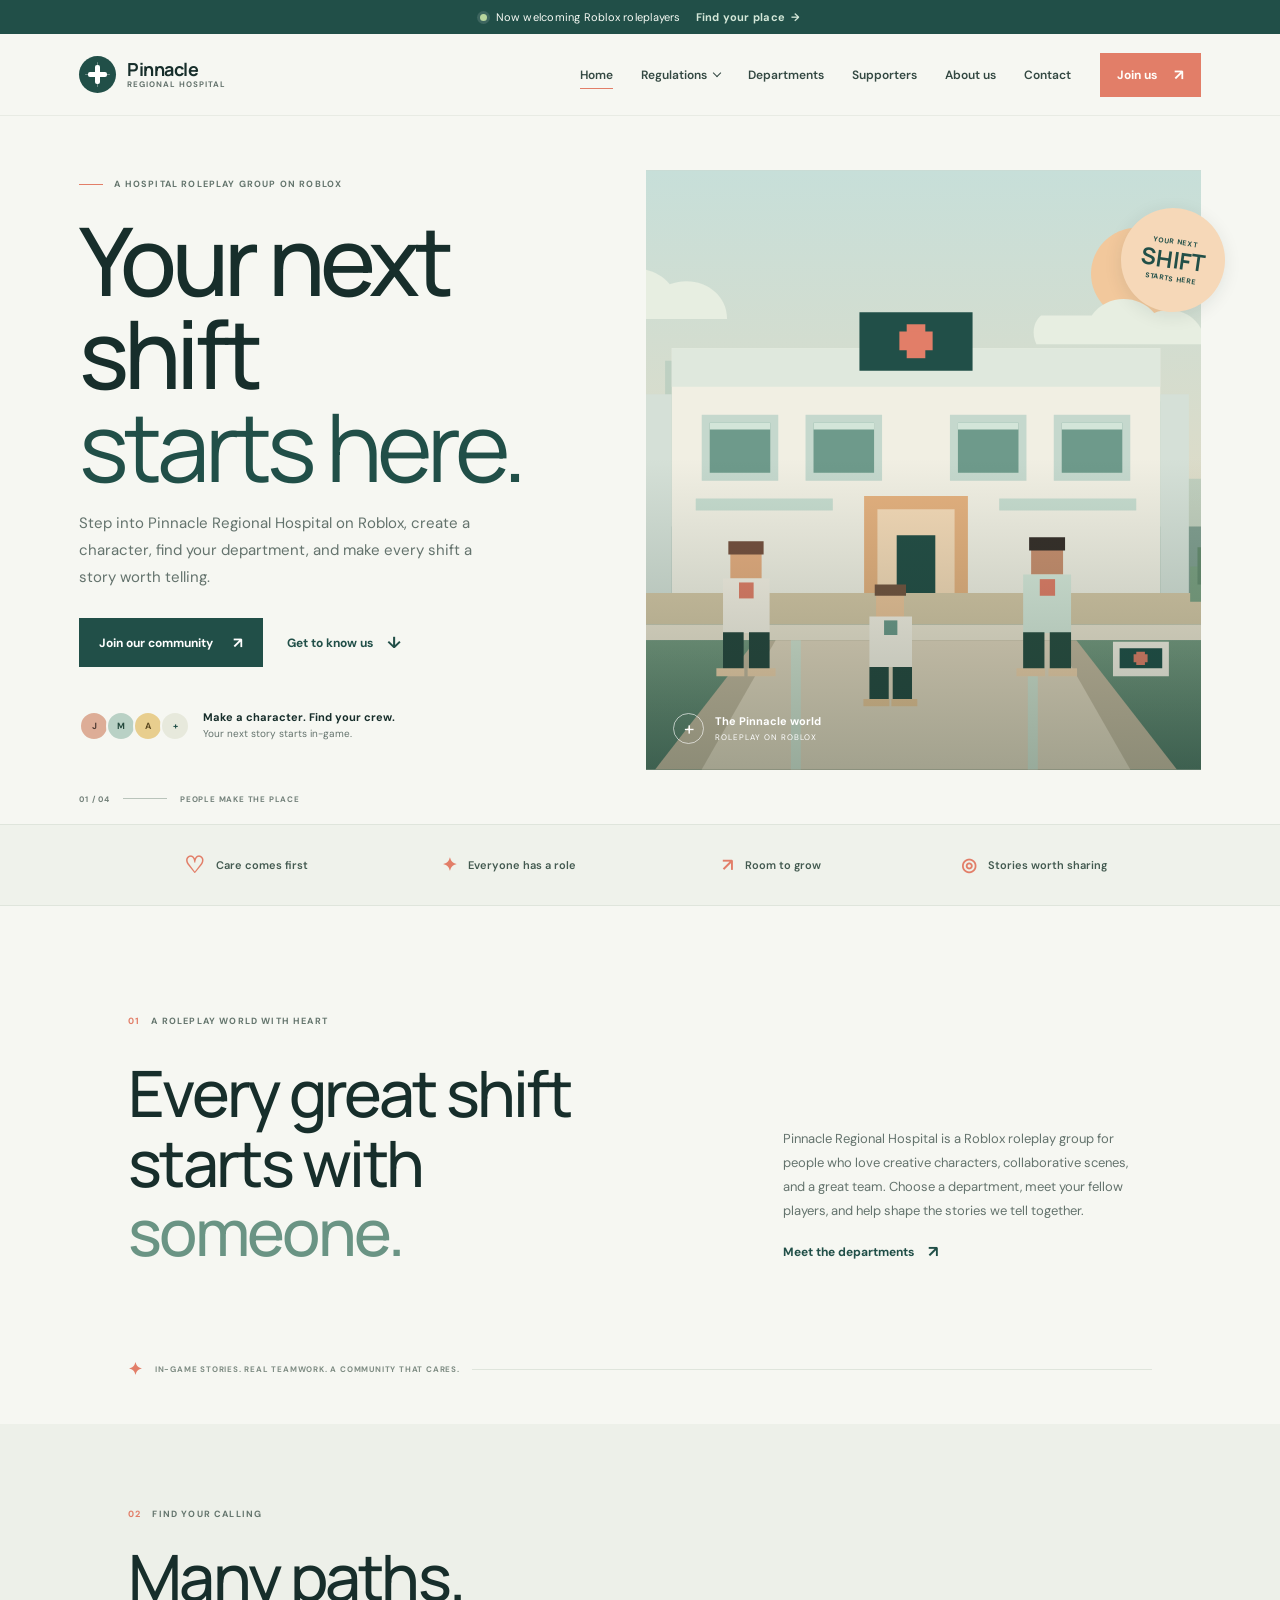
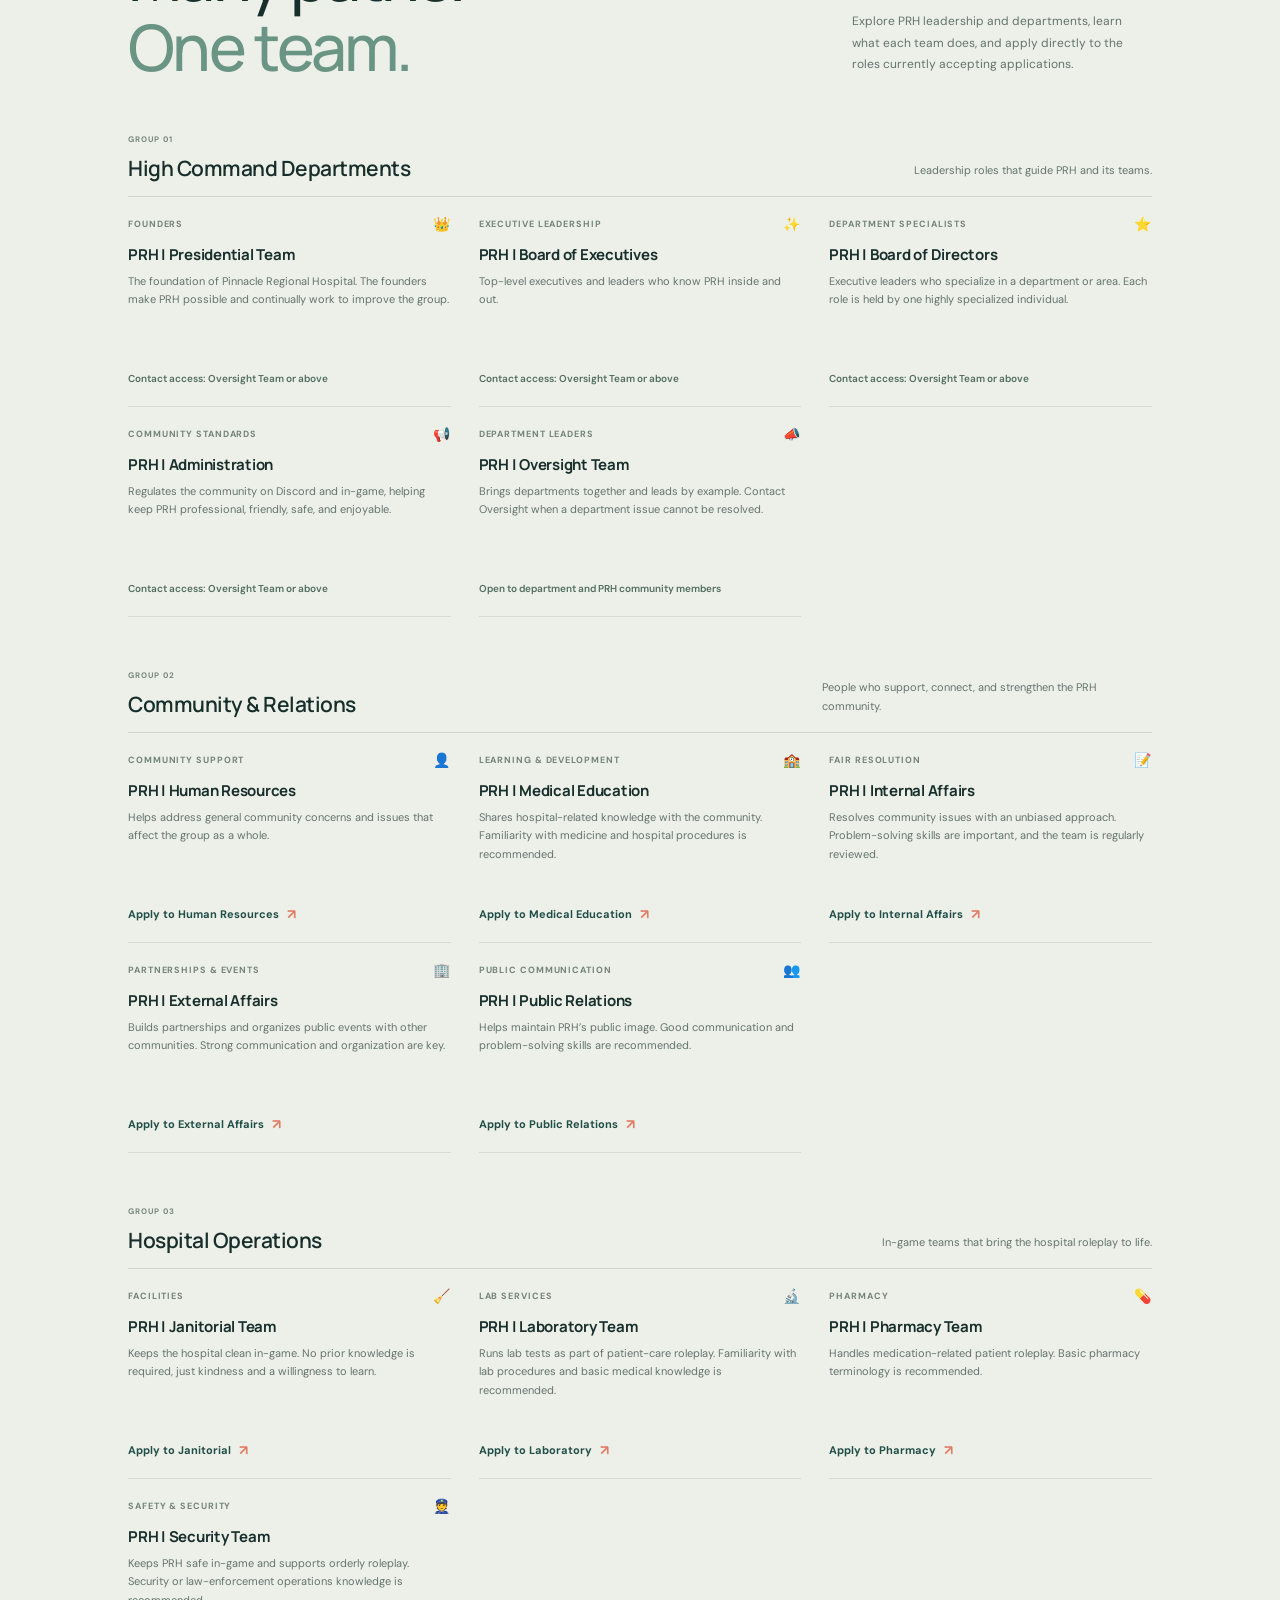
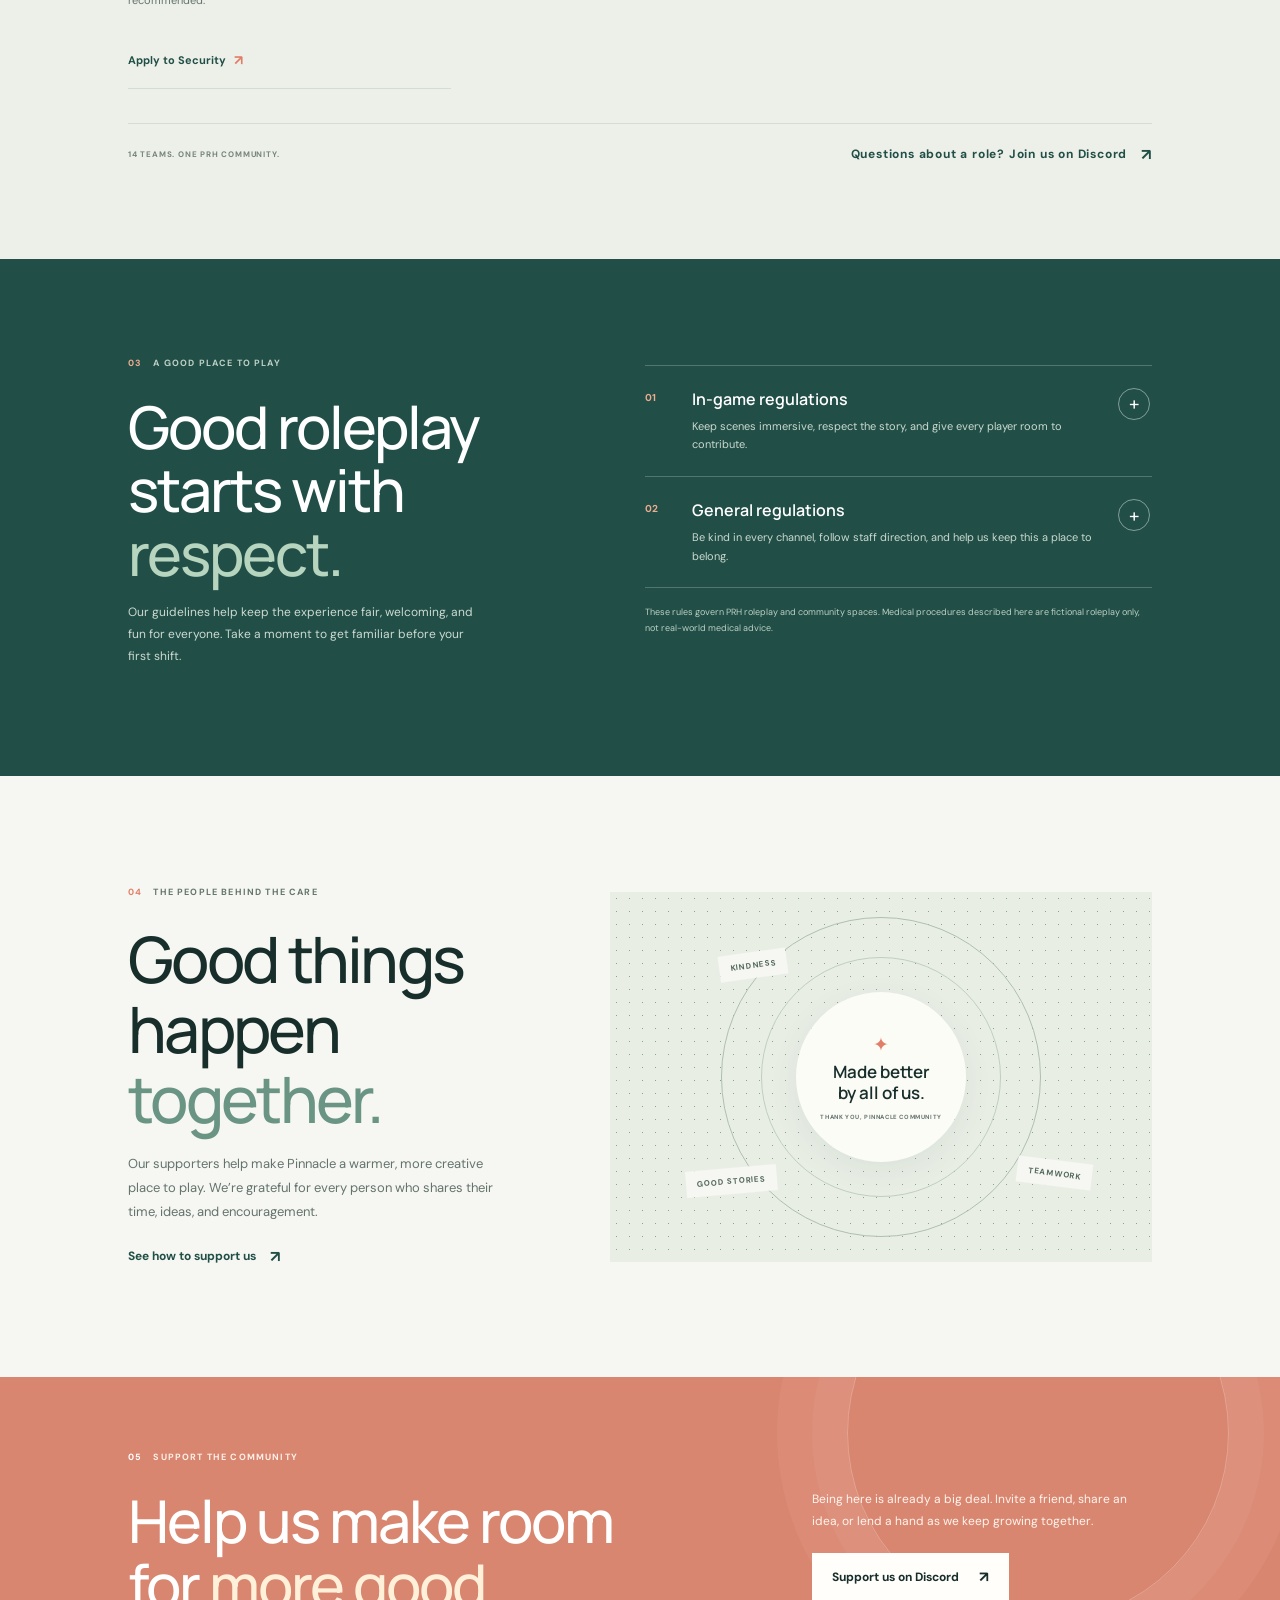
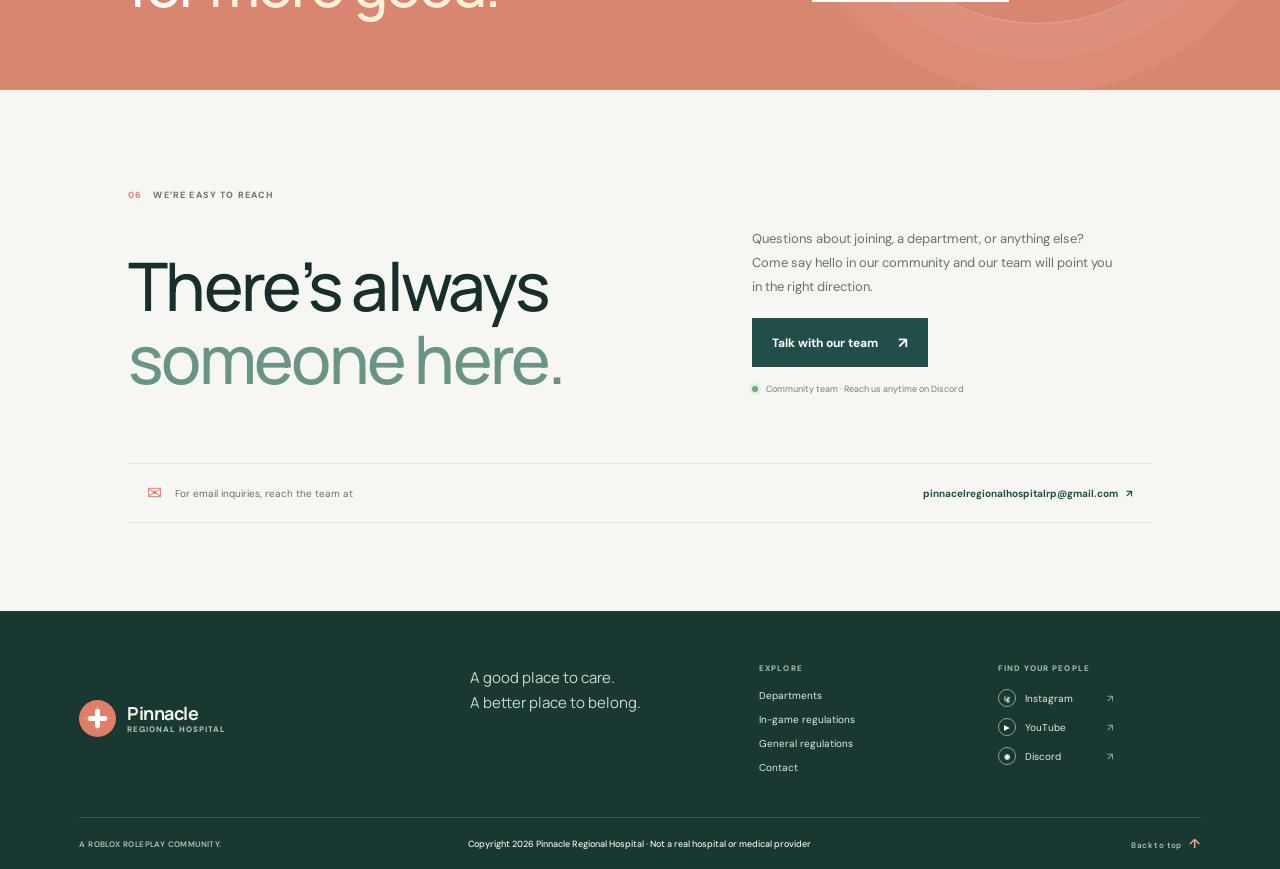
<file: index.html>
<!doctype html>
<html lang="en">
<head>
    <meta charset="utf-8">
    <meta name="viewport" content="width=device-width, initial-scale=1">
    <meta name="theme-color" content="#f6f7f2">
    <meta name="description" content="Join Pinnacle Regional Hospital, a welcoming Roblox hospital roleplay group built around teamwork, creativity, and memorable stories.">
    <title>Pinnacle Regional Hospital | Roblox roleplay</title>
    <link rel="preconnect" href="https://fonts.googleapis.com">
    <link rel="preconnect" href="https://fonts.gstatic.com" crossorigin>
    <link href="https://fonts.googleapis.com/css2?family=DM+Sans:wght@400;500;600;700&family=Manrope:wght@400;500;600;700;800&display=swap" rel="stylesheet">
    <link rel="stylesheet" href="home.css">
    <script src="home.js" defer></script>
</head>
<body>
    <a class="skip-link" href="#main">Skip to content</a>
    <div class="announcement">
        <span class="announcement-dot" aria-hidden="true"></span>
                <span>Now welcoming Roblox roleplayers</span>
        <a href="#join">Find your place <span aria-hidden="true">&rarr;</span></a>
    </div>

    <header class="site-header">
        <a class="brand" href="#home" aria-label="Pinnacle Regional Hospital home">
            <span class="brand-mark" aria-hidden="true"><span></span><span></span></span>
            <span class="brand-copy"><strong>Pinnacle</strong><small>REGIONAL HOSPITAL</small></span>
        </a>

        <button class="menu-toggle" type="button" aria-label="Open navigation" aria-expanded="false" aria-controls="primary-nav">
            <span></span><span></span>
        </button>

        <nav class="primary-nav" id="primary-nav" aria-label="Main navigation">
            <a class="nav-link is-current" href="#home">Home</a>
            <div class="nav-dropdown">
                <button class="nav-link dropdown-trigger" type="button" aria-expanded="false" aria-controls="regulations-menu">
                    Regulations <span class="chevron" aria-hidden="true"></span>
                </button>
                <div class="dropdown-menu" id="regulations-menu">
                    <a href="#in-game"><span class="dropdown-index">01</span><span><strong>In-game regulations</strong><small>Our roleplay standards</small></span></a>
                    <a href="#general"><span class="dropdown-index">02</span><span><strong>General regulations</strong><small>Community guidelines</small></span></a>
                </div>
            </div>
            <a class="nav-link" href="#departments">Departments</a>
            <a class="nav-link" href="#supporters">Supporters</a>
            <a class="nav-link" href="#about">About us</a>
            <a class="nav-link" href="#contact">Contact</a>
            <a class="join-button nav-join" href="https://discord.com/invite/h6GqgEd2cJ" target="_blank" rel="noreferrer">Join us <span aria-hidden="true">&nearr;</span></a>
        </nav>
    </header>

    <main id="main">
        <section class="hero" id="home" aria-labelledby="hero-title">
            <div class="hero-copy">
                <div class="eyebrow"><span class="eyebrow-line"></span> A HOSPITAL ROLEPLAY GROUP ON ROBLOX</div>
                <h1 id="hero-title">Your next shift<br><em>starts here.</em></h1>
                <p class="hero-lede">Step into Pinnacle Regional Hospital on Roblox, create a character, find your department, and make every shift a story worth telling.</p>
                <div class="hero-actions">
                    <a class="button button-dark" href="https://discord.com/invite/h6GqgEd2cJ" target="_blank" rel="noreferrer">Join our community <span aria-hidden="true">&nearr;</span></a>
                    <a class="text-link" href="#about">Get to know us <span aria-hidden="true">&darr;</span></a>
                </div>
                <div class="community-note">
                    <div class="avatar-stack" aria-hidden="true"><span>J</span><span>M</span><span>A</span><span>+</span></div>
                    <p><strong>Make a character. Find your crew.</strong><br>Your next story starts in-game.</p>
                </div>
            </div>
            <div class="hero-visual">
                <img src="pinnacle-world.svg" alt="Original illustration of a block-style hospital roleplay world with player characters">
                <div class="image-caption"><span class="caption-mark" aria-hidden="true">+</span><span><strong>The Pinnacle world</strong><small>ROLEPLAY ON ROBLOX</small></span></div>
                <div class="hero-stamp" aria-hidden="true"><span>YOUR NEXT</span><strong>SHIFT</strong><span>STARTS HERE</span></div>
            </div>
            <div class="hero-bottomline"><span>01 / 04</span><span class="bottomline-rule"></span><span>PEOPLE MAKE THE PLACE</span></div>
        </section>

        <section class="welcome-strip" aria-label="Our community values">
            <div><span class="strip-icon icon-heart" aria-hidden="true">&#9825;</span><span>Care comes first</span></div>
            <div><span class="strip-icon" aria-hidden="true">&#10022;</span><span>Everyone has a role</span></div>
            <div><span class="strip-icon" aria-hidden="true">&#8599;</span><span>Room to grow</span></div>
            <div><span class="strip-icon" aria-hidden="true">&#9678;</span><span>Stories worth sharing</span></div>
        </section>

        <section class="intro section-pad" id="about">
            <div class="section-label"><span>01</span> A ROLEPLAY WORLD WITH HEART</div>
            <div class="intro-content">
                <h2>Every great shift<br>starts with <em>someone.</em></h2>
                <div class="intro-aside">
                    <p>Pinnacle Regional Hospital is a Roblox roleplay group for people who love creative characters, collaborative scenes, and a great team. Choose a department, meet your fellow players, and help shape the stories we tell together.</p>
                    <a class="arrow-link" href="#departments">Meet the departments <span aria-hidden="true">&#8599;</span></a>
                </div>
            </div>
            <div class="intro-footer"><span class="intro-asterisk" aria-hidden="true">&#10022;</span><span>IN-GAME STORIES. REAL TEAMWORK. A COMMUNITY THAT CARES.</span><span class="intro-footer-rule"></span></div>
        </section>

        <section class="departments section-pad" id="departments">
            <div class="section-heading">
                <div><div class="section-label"><span>02</span> FIND YOUR CALLING</div><h2>Many paths.<br><em>One team.</em></h2></div>
                <p>Explore PRH leadership and departments, learn what each team does, and apply directly to the roles currently accepting applications.</p>
            </div>
            <div class="department-groups">
                <section class="department-group" aria-labelledby="high-command-title">
                    <div class="department-group-heading"><div><span class="department-kicker">GROUP 01</span><h3 id="high-command-title">High Command Departments</h3></div><p>Leadership roles that guide PRH and its teams.</p></div>
                    <div class="department-grid">
                        <article class="department-item">
                            <div class="dept-meta"><span>FOUNDERS</span><span aria-hidden="true">&#128081;</span></div>
                            <h4>PRH | Presidential Team</h4><p>The foundation of Pinnacle Regional Hospital. The founders make PRH possible and continually work to improve the group.</p>
                            <p class="dept-contact">Contact access: Oversight Team or above</p>
                        </article>
                        <article class="department-item">
                            <div class="dept-meta"><span>EXECUTIVE LEADERSHIP</span><span aria-hidden="true">&#10024;</span></div>
                            <h4>PRH | Board of Executives</h4><p>Top-level executives and leaders who know PRH inside and out.</p>
                            <p class="dept-contact">Contact access: Oversight Team or above</p>
                        </article>
                        <article class="department-item">
                            <div class="dept-meta"><span>DEPARTMENT SPECIALISTS</span><span aria-hidden="true">&#11088;</span></div>
                            <h4>PRH | Board of Directors</h4><p>Executive leaders who specialize in a department or area. Each role is held by one highly specialized individual.</p>
                            <p class="dept-contact">Contact access: Oversight Team or above</p>
                        </article>
                        <article class="department-item">
                            <div class="dept-meta"><span>COMMUNITY STANDARDS</span><span aria-hidden="true">&#128226;</span></div>
                            <h4>PRH | Administration</h4><p>Regulates the community on Discord and in-game, helping keep PRH professional, friendly, safe, and enjoyable.</p>
                            <p class="dept-contact">Contact access: Oversight Team or above</p>
                        </article>
                        <article class="department-item">
                            <div class="dept-meta"><span>DEPARTMENT LEADERS</span><span aria-hidden="true">&#128227;</span></div>
                            <h4>PRH | Oversight Team</h4><p>Brings departments together and leads by example. Contact Oversight when a department issue cannot be resolved.</p>
                            <p class="dept-contact">Open to department and PRH community members</p>
                        </article>
                    </div>
                </section>

                <section class="department-group" aria-labelledby="community-teams-title">
                    <div class="department-group-heading"><div><span class="department-kicker">GROUP 02</span><h3 id="community-teams-title">Community &amp; Relations</h3></div><p>People who support, connect, and strengthen the PRH community.</p></div>
                    <div class="department-grid">
                        <article class="department-item">
                            <div class="dept-meta"><span>COMMUNITY SUPPORT</span><span aria-hidden="true">&#128100;</span></div>
                            <h4>PRH | Human Resources</h4><p>Helps address general community concerns and issues that affect the group as a whole.</p>
                            <a class="dept-apply" href="https://forms.gle/iFjHV5KTP3FpCw56A" target="_blank" rel="noreferrer">Apply to Human Resources <span aria-hidden="true">&#8599;</span></a>
                        </article>
                        <article class="department-item">
                            <div class="dept-meta"><span>LEARNING &amp; DEVELOPMENT</span><span aria-hidden="true">&#127979;</span></div>
                            <h4>PRH | Medical Education</h4><p>Shares hospital-related knowledge with the community. Familiarity with medicine and hospital procedures is recommended.</p>
                            <a class="dept-apply" href="https://forms.gle/oqZduUeuH2zEntVF7" target="_blank" rel="noreferrer">Apply to Medical Education <span aria-hidden="true">&#8599;</span></a>
                        </article>
                        <article class="department-item">
                            <div class="dept-meta"><span>FAIR RESOLUTION</span><span aria-hidden="true">&#128221;</span></div>
                            <h4>PRH | Internal Affairs</h4><p>Resolves community issues with an unbiased approach. Problem-solving skills are important, and the team is regularly reviewed.</p>
                            <a class="dept-apply" href="https://forms.gle/yfrQSFqQL4GhXAqA6" target="_blank" rel="noreferrer">Apply to Internal Affairs <span aria-hidden="true">&#8599;</span></a>
                        </article>
                        <article class="department-item">
                            <div class="dept-meta"><span>PARTNERSHIPS &amp; EVENTS</span><span aria-hidden="true">&#127970;</span></div>
                            <h4>PRH | External Affairs</h4><p>Builds partnerships and organizes public events with other communities. Strong communication and organization are key.</p>
                            <a class="dept-apply" href="https://forms.gle/76Xoy5xTbyBpD4SH7" target="_blank" rel="noreferrer">Apply to External Affairs <span aria-hidden="true">&#8599;</span></a>
                        </article>
                        <article class="department-item">
                            <div class="dept-meta"><span>PUBLIC COMMUNICATION</span><span aria-hidden="true">&#128101;</span></div>
                            <h4>PRH | Public Relations</h4><p>Helps maintain PRH’s public image. Good communication and problem-solving skills are recommended.</p>
                            <a class="dept-apply" href="https://forms.gle/FYNNUmjwb3Swrxmw9" target="_blank" rel="noreferrer">Apply to Public Relations <span aria-hidden="true">&#8599;</span></a>
                        </article>
                    </div>
                </section>

                <section class="department-group" aria-labelledby="hospital-teams-title">
                    <div class="department-group-heading"><div><span class="department-kicker">GROUP 03</span><h3 id="hospital-teams-title">Hospital Operations</h3></div><p>In-game teams that bring the hospital roleplay to life.</p></div>
                    <div class="department-grid">
                        <article class="department-item">
                            <div class="dept-meta"><span>FACILITIES</span><span aria-hidden="true">&#129529;</span></div>
                            <h4>PRH | Janitorial Team</h4><p>Keeps the hospital clean in-game. No prior knowledge is required, just kindness and a willingness to learn.</p>
                            <a class="dept-apply" href="https://forms.gle/4QdyU4XyLvcShA2t5" target="_blank" rel="noreferrer">Apply to Janitorial <span aria-hidden="true">&#8599;</span></a>
                        </article>
                        <article class="department-item">
                            <div class="dept-meta"><span>LAB SERVICES</span><span aria-hidden="true">&#128300;</span></div>
                            <h4>PRH | Laboratory Team</h4><p>Runs lab tests as part of patient-care roleplay. Familiarity with lab procedures and basic medical knowledge is recommended.</p>
                            <a class="dept-apply" href="https://forms.gle/3dbeT52CNAM66HVx5" target="_blank" rel="noreferrer">Apply to Laboratory <span aria-hidden="true">&#8599;</span></a>
                        </article>
                        <article class="department-item">
                            <div class="dept-meta"><span>PHARMACY</span><span aria-hidden="true">&#128138;</span></div>
                            <h4>PRH | Pharmacy Team</h4><p>Handles medication-related patient roleplay. Basic pharmacy terminology is recommended.</p>
                            <a class="dept-apply" href="https://forms.gle/LWPg29YvJ4fzdQxN6" target="_blank" rel="noreferrer">Apply to Pharmacy <span aria-hidden="true">&#8599;</span></a>
                        </article>
                        <article class="department-item">
                            <div class="dept-meta"><span>SAFETY &amp; SECURITY</span><span aria-hidden="true">&#128110;</span></div>
                            <h4>PRH | Security Team</h4><p>Keeps PRH safe in-game and supports orderly roleplay. Security or law-enforcement operations knowledge is recommended.</p>
                            <a class="dept-apply" href="https://forms.gle/vRW4RUUDqNvibgfSA" target="_blank" rel="noreferrer">Apply to Security <span aria-hidden="true">&#8599;</span></a>
                        </article>
                    </div>
                </section>
            </div>
            <div class="department-foot"><span>14 TEAMS. ONE PRH COMMUNITY.</span><a class="arrow-link" href="https://discord.com/invite/h6GqgEd2cJ" target="_blank" rel="noreferrer">Questions about a role? Join us on Discord <span aria-hidden="true">&#8599;</span></a></div>
        </section>

        <section class="regulations section-pad" id="regulations">
            <div class="regulations-heading">
                <div class="section-label section-label-light"><span>03</span> A GOOD PLACE TO PLAY</div>
                <h2>Good roleplay<br>starts with <em>respect.</em></h2>
                <p>Our guidelines help keep the experience fair, welcoming, and fun for everyone. Take a moment to get familiar before your first shift.</p>
            </div>
            <div class="rule-list">
                <article class="rule-row" id="in-game">
                    <span class="rule-number">01</span><div class="rule-copy"><h3>In-game regulations</h3><p>Keep scenes immersive, respect the story, and give every player room to contribute.</p></div><a href="#in-game-details" class="rule-open" aria-label="Read in-game regulations" aria-expanded="false"><span aria-hidden="true">+</span></a>
                    <div class="rule-details" id="in-game-details"><ol>
                        <li><strong>Follow Roblox Terms of Service:</strong> All members must follow Roblox's official Community Standards and Terms of Use.</li>
                        <li><strong>Maintain professionalism:</strong> Staff must use proper grammar, avoid internet slang while on duty, and treat everyone respectfully.</li>
                        <li><strong>Wear appropriate uniforms:</strong> Employees must wear their assigned rank uniform and ID badge while on hospital grounds in-game.</li>
                        <li><strong>No administrative abuse (AA):</strong> Never misuse moderation tools, admin commands, or permissions.</li>
                        <li><strong>Respect the chain of command:</strong> Direct questions or complaints to your immediate supervisor before escalating to high-ranking executives.</li>
                        <li><strong>No powergaming:</strong> Give other players a fair chance to react. Do not declare another character instantly cured or dead without their consent.</li>
                        <li><strong>No metagaming:</strong> Do not use out-of-character information, such as usernames or chat logs, to influence in-game roleplay.</li>
                        <li><strong>Value your life (FRP):</strong> Roleplay realistic fear and physical limitations. Characters cannot survive impossible scenarios.</li>
                        <li><strong>Use realistic medical procedures:</strong> Follow step-by-step hospital protocols in fictional scenes instead of rushing treatment. This is roleplay, not real-world medical guidance.</li>
                        <li><strong>No ERP or graphic roleplay:</strong> Explicit, overly violent, or adult-themed medical scenarios are prohibited.</li>
                        <li><strong>Stay in your assigned zone:</strong> Work only in areas permitted for your rank and department.</li>
                        <li><strong>Communicate clearly:</strong> Use the designated out-of-character brackets, (( like this )), when speaking outside your character.</li>
                        <li><strong>No tool abuse:</strong> Use medical tools, vehicles, and equipment only for official hospital duties. Never use them to troll.</li>
                        <li><strong>Process patient check-in:</strong> Civilians must check in at reception before receiving non-emergency treatment.</li>
                        <li><strong>Keep areas clear:</strong> Do not loiter in or block hallways, doorways, or ambulance bays. Keep emergency routes open.</li>
                        <li><strong>No free-ranking:</strong> Earn promotions through official training, active shifts, or approved applications.</li>
                        <li><strong>Three-strike policy:</strong> A minor hospital-rule violation results in a warning. Three warnings lead to punishment. Continued violations may bring more severe consequences, including demotion, divisional bans, or temporary or permanent community bans.</li>
                    </ol></div>
                </article>
                <article class="rule-row" id="general">
                    <span class="rule-number">02</span><div class="rule-copy"><h3>General regulations</h3><p>Be kind in every channel, follow staff direction, and help us keep this a place to belong.</p></div><a href="#general-details" class="rule-open" aria-label="Read general regulations" aria-expanded="false"><span aria-hidden="true">+</span></a>
                    <div class="rule-details" id="general-details"><ol>
                        <li><strong>Respectful behavior:</strong> Treat everyone respectfully, regardless of beliefs, opinions, or background. Disrespect is not tolerated in any channel.</li>
                        <li><strong>No harassment:</strong> Do not harass, bully, or personally attack any member.</li>
                        <li><strong>Civility:</strong> Keep disagreements respectful and constructive. Avoid discussing politics.</li>
                        <li><strong>No hate speech:</strong> Hate speech, discrimination, and offensive language targeting people or groups based on race, gender, religion, sexual orientation, or similar traits are not tolerated.</li>
                        <li><strong>English only:</strong> Use English in all text and voice channels to keep communication clear and consistent.</li>
                        <li><strong>No trolling or disruptive behavior:</strong> Do not disrupt conversations, instigate drama, cause arguments, or disrupt voice channels.</li>
                        <li><strong>No spam or self-promotion:</strong> Do not spam, advertise, or excessively self-promote. Avoid word walls and single-word message spam. Advertising requires approval.</li>
                        <li><strong>Respect privacy:</strong> Do not share another person's private information without their consent.</li>
                        <li><strong>Post mindfully:</strong> Do not post explicit or NSFW content, gore, or images of that nature. Avoid excessive swearing and aggressive language.</li>
                        <li><strong>Use the right channels:</strong> Post in channels that match your message. Share GIFs and images in media channels, and do not spam.</li>
                        <li><strong>Use mentions appropriately:</strong> Do not ping high-ranking members without a valid question or inquiry.</li>
                        <li><strong>One account per person:</strong> Alternate accounts are not allowed in the server.</li>
                        <li><strong>Match your account nickname:</strong> Your display name must match your Roblox name. Verify through Bloxlink to set it.</li>
                        <li><strong>Follow Discord's Terms of Service:</strong> Follow Discord's Terms of Service and guidelines. Moderation may extend beyond removal from the Discord server.</li>
                        <li><strong>No defamation:</strong> Defamation of PRH or any part of the community is not tolerated and may result in severe moderation action.</li>
                        <li><strong>Report concerns:</strong> Promptly report concerning behavior to a moderator or administrator.</li>
                        <li><strong>Follow moderator guidance:</strong> Follow moderator and administrator instructions; their server decisions are final. You may appeal a moderation action by opening a ticket or submitting a ban appeal.</li>
                    </ol></div>
                </article>
                <p class="rules-note">These rules govern PRH roleplay and community spaces. Medical procedures described here are fictional roleplay only, not real-world medical advice.</p>
            </div>
        </section>

        <section class="supporters section-pad" id="supporters">
            <div class="supporters-copy">
                <div class="section-label"><span>04</span> THE PEOPLE BEHIND THE CARE</div>
                <h2>Good things<br>happen <em>together.</em></h2>
                <p>Our supporters help make Pinnacle a warmer, more creative place to play. We’re grateful for every person who shares their time, ideas, and encouragement.</p>
                <a class="arrow-link" href="#support">See how to support us <span aria-hidden="true">&#8599;</span></a>
            </div>
            <div class="supporters-art" aria-label="A thank-you to the Pinnacle community">
                <div class="supporter-orbit orbit-one"></div><div class="supporter-orbit orbit-two"></div>
                <div class="supporter-center"><span aria-hidden="true">&#10022;</span><strong>Made better<br>by all of us.</strong><small>THANK YOU, PINNACLE COMMUNITY</small></div>
                <span class="orbit-label orbit-label-one">KINDNESS</span><span class="orbit-label orbit-label-two">TEAMWORK</span><span class="orbit-label orbit-label-three">GOOD STORIES</span>
            </div>
        </section>

        <section class="support-band" id="support">
            <div class="support-band-inner">
                <div><div class="section-label section-label-light"><span>05</span> SUPPORT THE COMMUNITY</div><h2>Help us make room<br>for <em>more good.</em></h2></div>
                <div class="support-action"><p>Being here is already a big deal. Invite a friend, share an idea, or lend a hand as we keep growing together.</p><a class="button button-light" href="https://discord.com/invite/h6GqgEd2cJ" target="_blank" rel="noreferrer">Support us on Discord <span aria-hidden="true">&nearr;</span></a></div>
            </div>
        </section>

        <section class="contact section-pad" id="contact">
            <div class="section-label"><span>06</span> WE’RE EASY TO REACH</div>
            <div class="contact-content"><h2>There’s always<br><em>someone here.</em></h2><div class="contact-aside"><p>Questions about joining, a department, or anything else? Come say hello in our community and our team will point you in the right direction.</p><a class="button button-dark" href="https://discord.com/invite/h6GqgEd2cJ" target="_blank" rel="noreferrer">Talk with our team <span aria-hidden="true">&nearr;</span></a><span class="contact-hours"><span class="status-dot" aria-hidden="true"></span> Community team · Reach us anytime on Discord</span></div></div>
            <div class="contact-note"><span class="contact-note-symbol" aria-hidden="true">&#9993;</span><span>For email inquiries, reach the team at</span><a href="mailto:pinnacelregionalhospitalrp@gmail.com">pinnacelregionalhospitalrp@gmail.com <span aria-hidden="true">&#8599;</span></a></div>
        </section>
    </main>

    <footer class="site-footer" id="join">
        <div class="footer-main">
            <a class="brand brand-footer" href="#home" aria-label="Pinnacle Regional Hospital, back to top"><span class="brand-mark" aria-hidden="true"><span></span><span></span></span><span class="brand-copy"><strong>Pinnacle</strong><small>REGIONAL HOSPITAL</small></span></a>
            <p class="footer-tagline">A good place to care.<br>A better place to belong.</p>
            <div class="footer-links"><span class="footer-heading">EXPLORE</span><a href="#departments">Departments</a><a href="#in-game">In-game regulations</a><a href="#general">General regulations</a><a href="#contact">Contact</a></div>
            <div class="footer-social"><span class="footer-heading">FIND YOUR PEOPLE</span><a href="https://www.instagram.com/" target="_blank" rel="noreferrer"><span class="social-icon" aria-hidden="true">ig</span> Instagram <span aria-hidden="true">&#8599;</span></a><a href="https://www.youtube.com/" target="_blank" rel="noreferrer"><span class="social-icon" aria-hidden="true">&#9654;</span> YouTube <span aria-hidden="true">&#8599;</span></a><a href="https://discord.com/invite/h6GqgEd2cJ" target="_blank" rel="noreferrer"><span class="social-icon" aria-hidden="true">&#9673;</span> Discord <span aria-hidden="true">&#8599;</span></a></div>
        </div>
        <div class="footer-bottom"><span>A ROBLOX ROLEPLAY COMMUNITY.</span><span class="copyright">Copyright 2026 Pinnacle Regional Hospital · Not a real hospital or medical provider</span><a href="#home">Back to top <span aria-hidden="true">&#8593;</span></a></div>
    </footer>
</body>
</html>
</file>
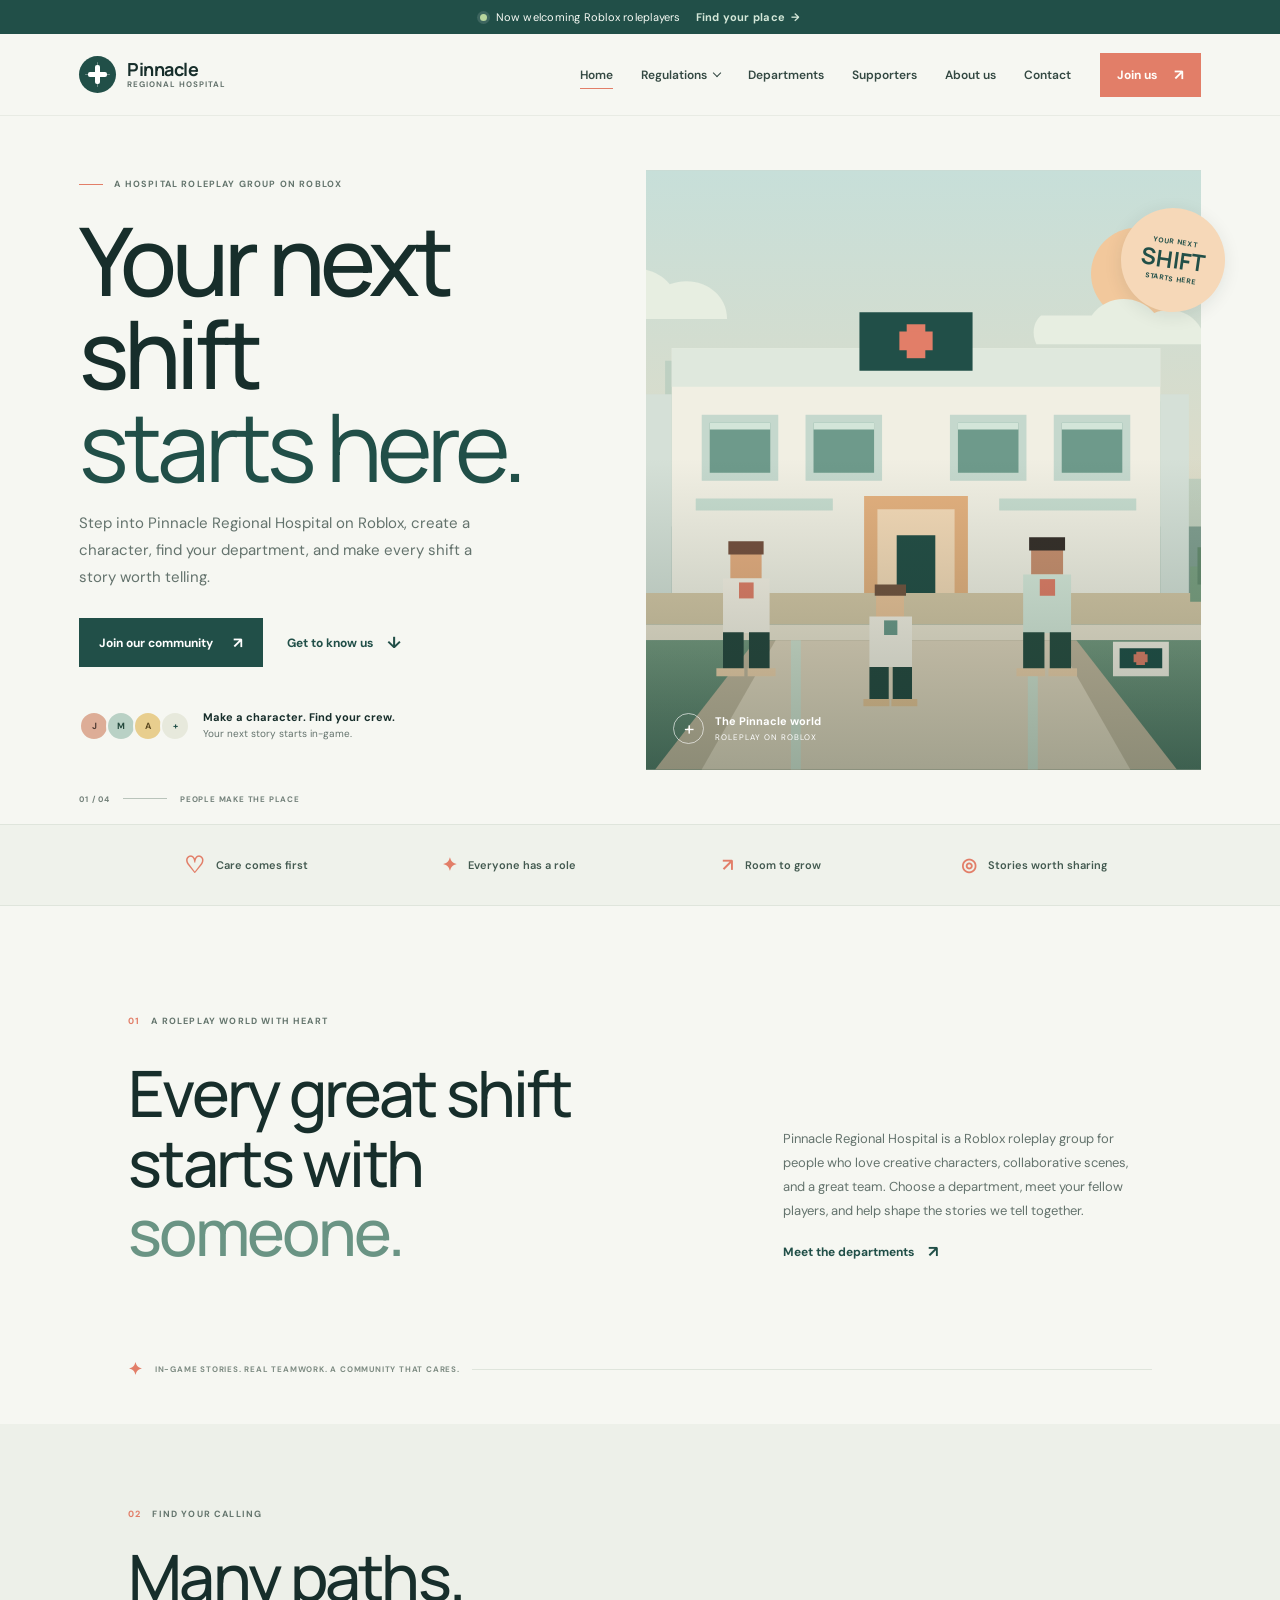
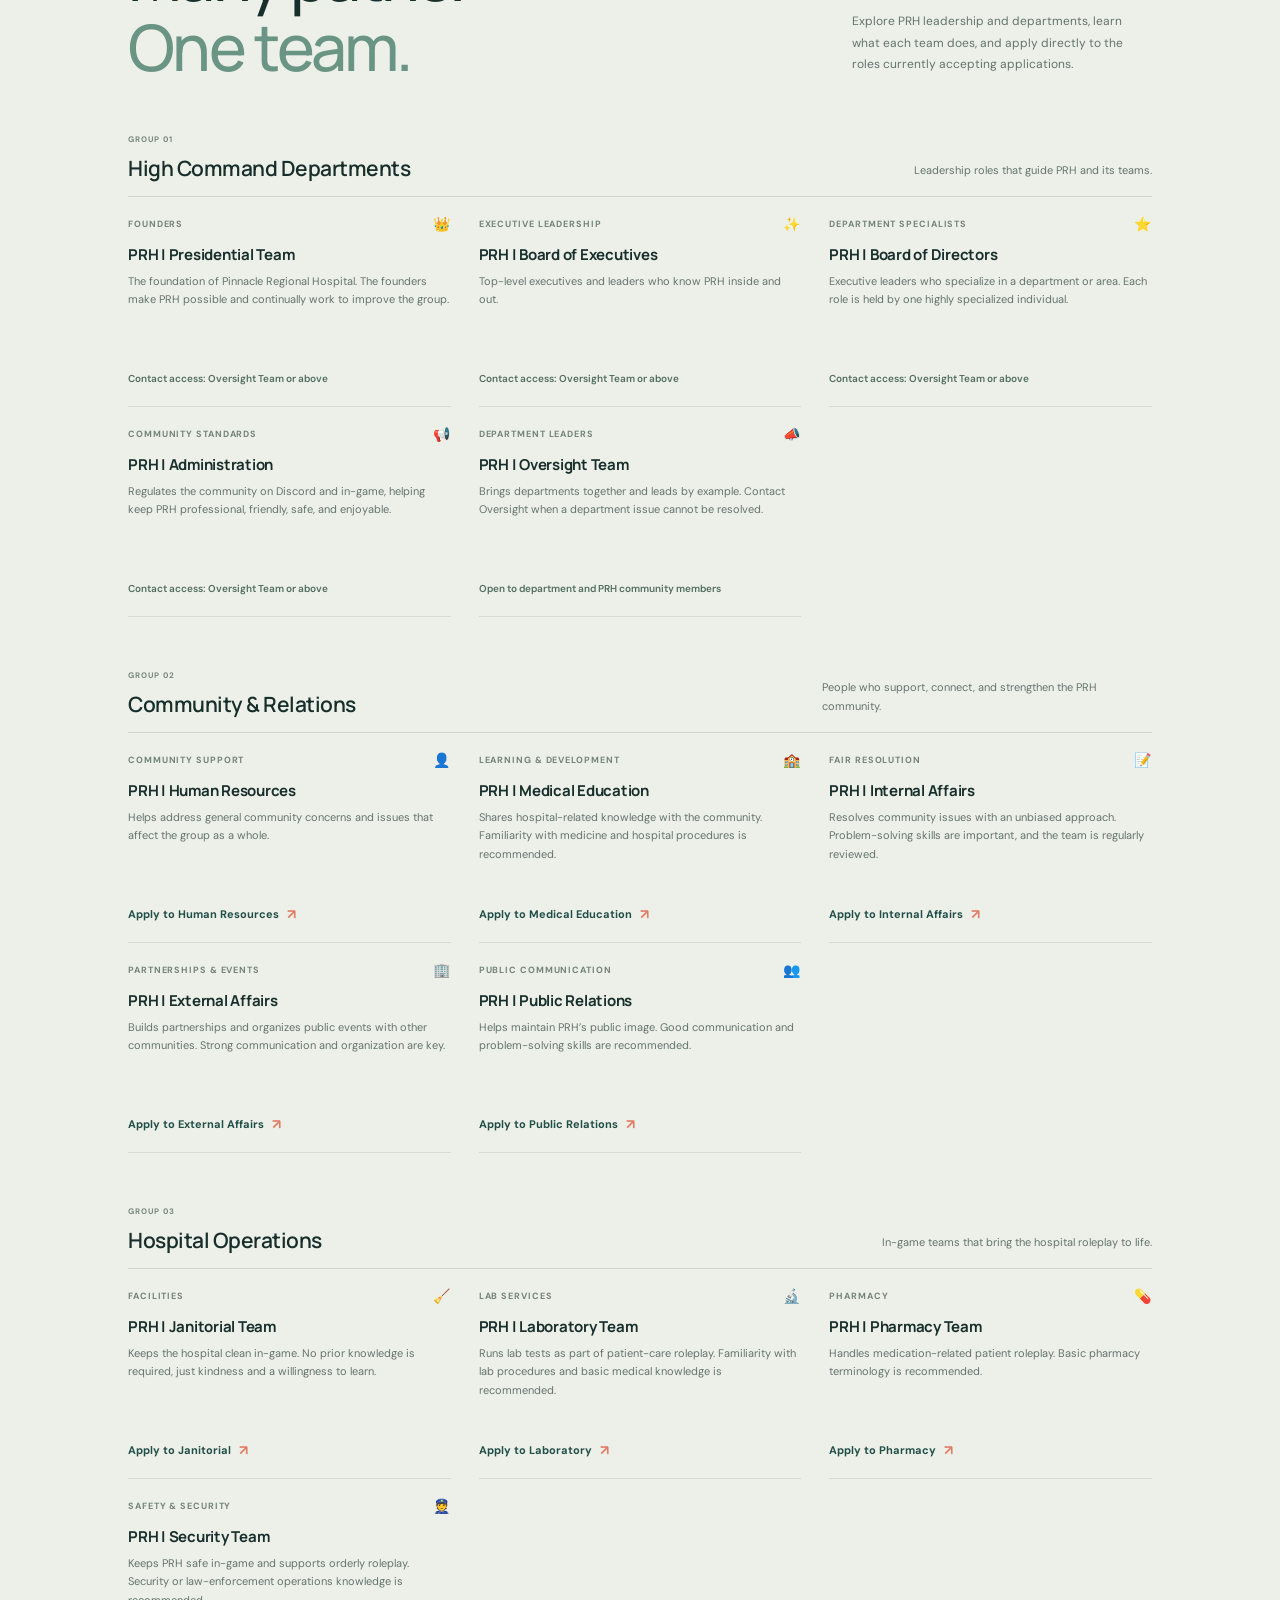
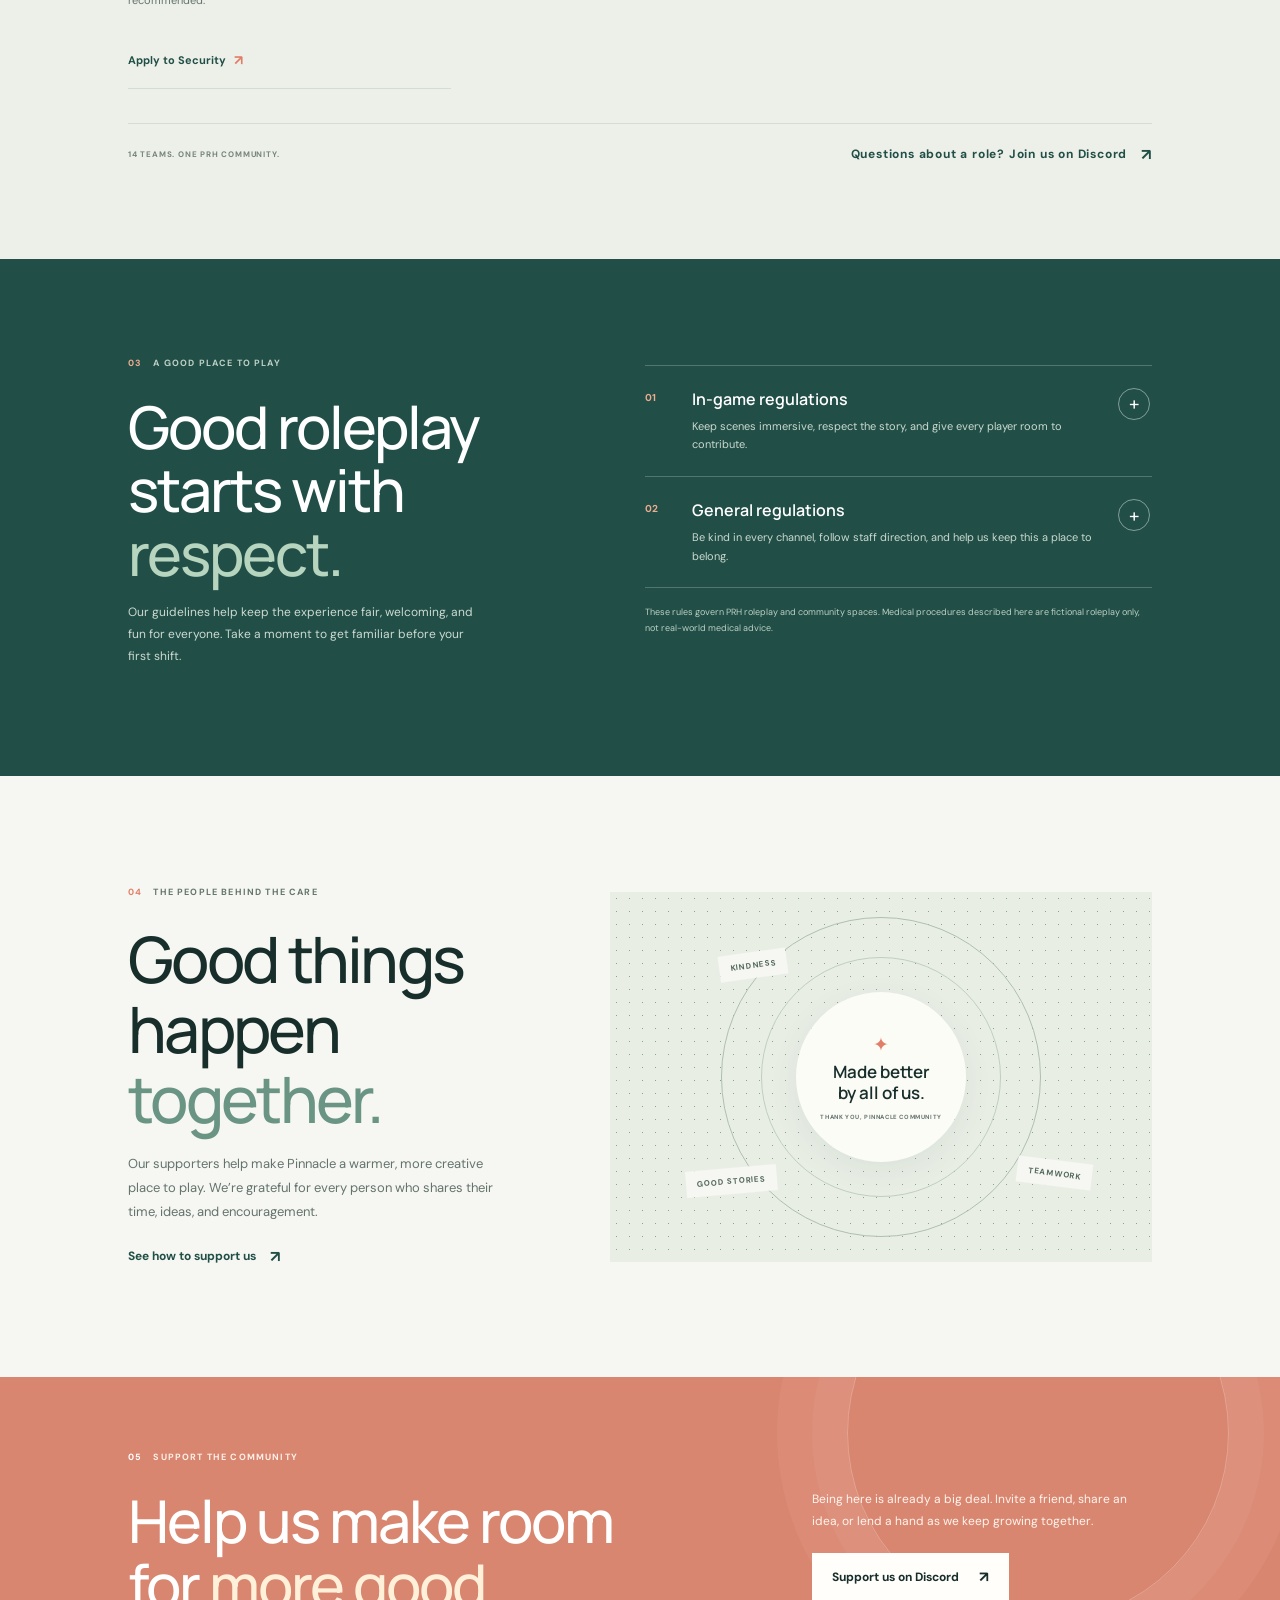
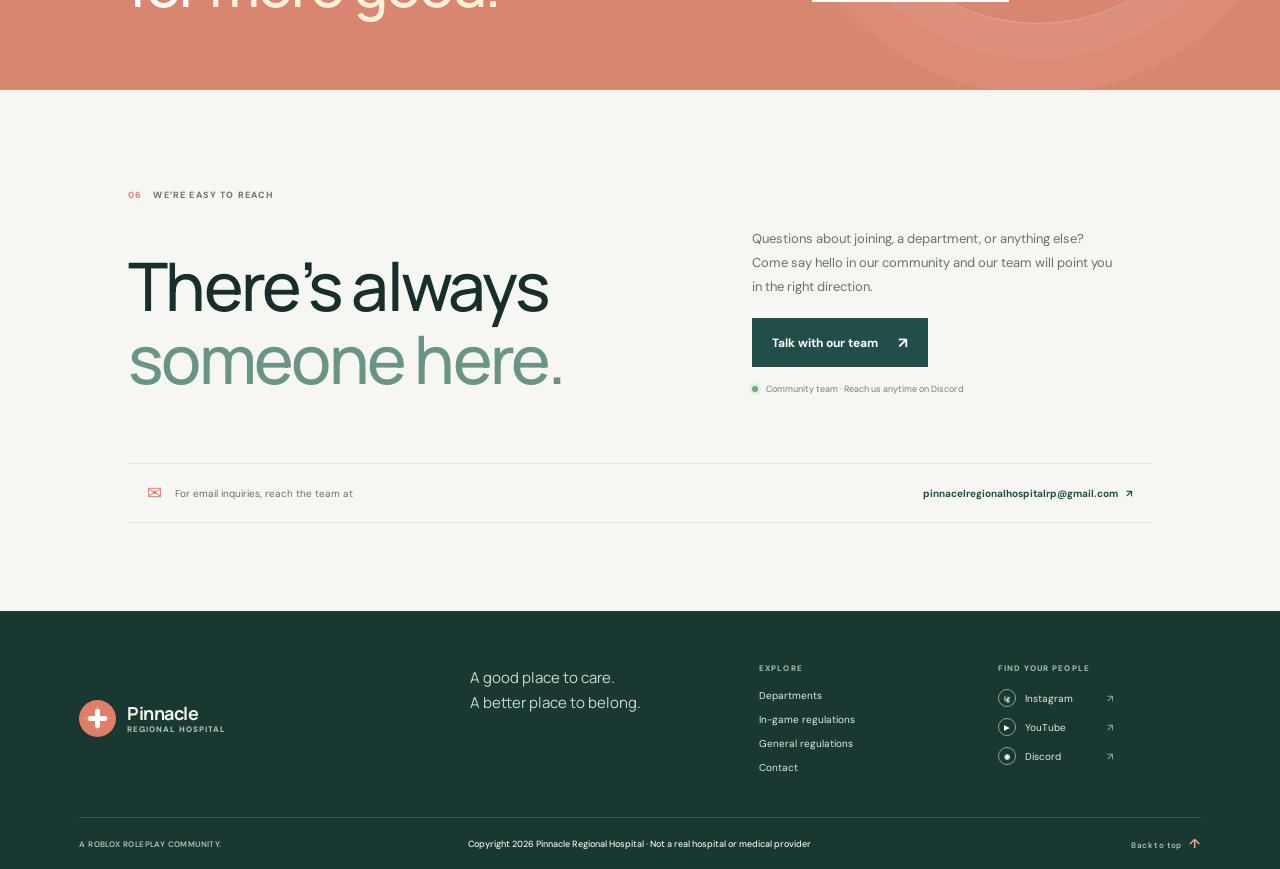
<file: home.html>
<!doctype html>
<html lang="en">
<head>
    <meta charset="utf-8">
    <meta name="viewport" content="width=device-width, initial-scale=1">
    <meta name="theme-color" content="#f6f7f2">
    <meta name="description" content="Join Pinnacle Regional Hospital, a welcoming Roblox hospital roleplay group built around teamwork, creativity, and memorable stories.">
    <title>Pinnacle Regional Hospital | Roblox roleplay</title>
    <link rel="preconnect" href="https://fonts.googleapis.com">
    <link rel="preconnect" href="https://fonts.gstatic.com" crossorigin>
    <link href="https://fonts.googleapis.com/css2?family=DM+Sans:wght@400;500;600;700&family=Manrope:wght@400;500;600;700;800&display=swap" rel="stylesheet">
    <link rel="stylesheet" href="home.css">
    <script src="home.js" defer></script>
</head>
<body>
    <a class="skip-link" href="#main">Skip to content</a>
    <div class="announcement">
        <span class="announcement-dot" aria-hidden="true"></span>
                <span>Now welcoming Roblox roleplayers</span>
        <a href="#join">Find your place <span aria-hidden="true">&rarr;</span></a>
    </div>

    <header class="site-header">
        <a class="brand" href="#home" aria-label="Pinnacle Regional Hospital home">
            <span class="brand-mark" aria-hidden="true"><span></span><span></span></span>
            <span class="brand-copy"><strong>Pinnacle</strong><small>REGIONAL HOSPITAL</small></span>
        </a>

        <button class="menu-toggle" type="button" aria-label="Open navigation" aria-expanded="false" aria-controls="primary-nav">
            <span></span><span></span>
        </button>

        <nav class="primary-nav" id="primary-nav" aria-label="Main navigation">
            <a class="nav-link is-current" href="#home">Home</a>
            <div class="nav-dropdown">
                <button class="nav-link dropdown-trigger" type="button" aria-expanded="false" aria-controls="regulations-menu">
                    Regulations <span class="chevron" aria-hidden="true"></span>
                </button>
                <div class="dropdown-menu" id="regulations-menu">
                    <a href="#in-game"><span class="dropdown-index">01</span><span><strong>In-game regulations</strong><small>Our roleplay standards</small></span></a>
                    <a href="#general"><span class="dropdown-index">02</span><span><strong>General regulations</strong><small>Community guidelines</small></span></a>
                </div>
            </div>
            <a class="nav-link" href="#departments">Departments</a>
            <a class="nav-link" href="#supporters">Supporters</a>
            <a class="nav-link" href="#about">About us</a>
            <a class="nav-link" href="#contact">Contact</a>
            <a class="join-button nav-join" href="https://discord.com/invite/h6GqgEd2cJ" target="_blank" rel="noreferrer">Join us <span aria-hidden="true">&nearr;</span></a>
        </nav>
    </header>

    <main id="main">
        <section class="hero" id="home" aria-labelledby="hero-title">
            <div class="hero-copy">
                <div class="eyebrow"><span class="eyebrow-line"></span> A HOSPITAL ROLEPLAY GROUP ON ROBLOX</div>
                <h1 id="hero-title">Your next shift<br><em>starts here.</em></h1>
                <p class="hero-lede">Step into Pinnacle Regional Hospital on Roblox, create a character, find your department, and make every shift a story worth telling.</p>
                <div class="hero-actions">
                    <a class="button button-dark" href="https://discord.com/invite/h6GqgEd2cJ" target="_blank" rel="noreferrer">Join our community <span aria-hidden="true">&nearr;</span></a>
                    <a class="text-link" href="#about">Get to know us <span aria-hidden="true">&darr;</span></a>
                </div>
                <div class="community-note">
                    <div class="avatar-stack" aria-hidden="true"><span>J</span><span>M</span><span>A</span><span>+</span></div>
                    <p><strong>Make a character. Find your crew.</strong><br>Your next story starts in-game.</p>
                </div>
            </div>
            <div class="hero-visual">
                <img src="pinnacle-world.svg" alt="Original illustration of a block-style hospital roleplay world with player characters">
                <div class="image-caption"><span class="caption-mark" aria-hidden="true">+</span><span><strong>The Pinnacle world</strong><small>ROLEPLAY ON ROBLOX</small></span></div>
                <div class="hero-stamp" aria-hidden="true"><span>YOUR NEXT</span><strong>SHIFT</strong><span>STARTS HERE</span></div>
            </div>
            <div class="hero-bottomline"><span>01 / 04</span><span class="bottomline-rule"></span><span>PEOPLE MAKE THE PLACE</span></div>
        </section>

        <section class="welcome-strip" aria-label="Our community values">
            <div><span class="strip-icon icon-heart" aria-hidden="true">&#9825;</span><span>Care comes first</span></div>
            <div><span class="strip-icon" aria-hidden="true">&#10022;</span><span>Everyone has a role</span></div>
            <div><span class="strip-icon" aria-hidden="true">&#8599;</span><span>Room to grow</span></div>
            <div><span class="strip-icon" aria-hidden="true">&#9678;</span><span>Stories worth sharing</span></div>
        </section>

        <section class="intro section-pad" id="about">
            <div class="section-label"><span>01</span> A ROLEPLAY WORLD WITH HEART</div>
            <div class="intro-content">
                <h2>Every great shift<br>starts with <em>someone.</em></h2>
                <div class="intro-aside">
                    <p>Pinnacle Regional Hospital is a Roblox roleplay group for people who love creative characters, collaborative scenes, and a great team. Choose a department, meet your fellow players, and help shape the stories we tell together.</p>
                    <a class="arrow-link" href="#departments">Meet the departments <span aria-hidden="true">&#8599;</span></a>
                </div>
            </div>
            <div class="intro-footer"><span class="intro-asterisk" aria-hidden="true">&#10022;</span><span>IN-GAME STORIES. REAL TEAMWORK. A COMMUNITY THAT CARES.</span><span class="intro-footer-rule"></span></div>
        </section>

        <section class="departments section-pad" id="departments">
            <div class="section-heading">
                <div><div class="section-label"><span>02</span> FIND YOUR CALLING</div><h2>Many paths.<br><em>One team.</em></h2></div>
                <p>Explore PRH leadership and departments, learn what each team does, and apply directly to the roles currently accepting applications.</p>
            </div>
            <div class="department-groups">
                <section class="department-group" aria-labelledby="high-command-title">
                    <div class="department-group-heading"><div><span class="department-kicker">GROUP 01</span><h3 id="high-command-title">High Command Departments</h3></div><p>Leadership roles that guide PRH and its teams.</p></div>
                    <div class="department-grid">
                        <article class="department-item">
                            <div class="dept-meta"><span>FOUNDERS</span><span aria-hidden="true">&#128081;</span></div>
                            <h4>PRH | Presidential Team</h4><p>The foundation of Pinnacle Regional Hospital. The founders make PRH possible and continually work to improve the group.</p>
                            <p class="dept-contact">Contact access: Oversight Team or above</p>
                        </article>
                        <article class="department-item">
                            <div class="dept-meta"><span>EXECUTIVE LEADERSHIP</span><span aria-hidden="true">&#10024;</span></div>
                            <h4>PRH | Board of Executives</h4><p>Top-level executives and leaders who know PRH inside and out.</p>
                            <p class="dept-contact">Contact access: Oversight Team or above</p>
                        </article>
                        <article class="department-item">
                            <div class="dept-meta"><span>DEPARTMENT SPECIALISTS</span><span aria-hidden="true">&#11088;</span></div>
                            <h4>PRH | Board of Directors</h4><p>Executive leaders who specialize in a department or area. Each role is held by one highly specialized individual.</p>
                            <p class="dept-contact">Contact access: Oversight Team or above</p>
                        </article>
                        <article class="department-item">
                            <div class="dept-meta"><span>COMMUNITY STANDARDS</span><span aria-hidden="true">&#128226;</span></div>
                            <h4>PRH | Administration</h4><p>Regulates the community on Discord and in-game, helping keep PRH professional, friendly, safe, and enjoyable.</p>
                            <p class="dept-contact">Contact access: Oversight Team or above</p>
                        </article>
                        <article class="department-item">
                            <div class="dept-meta"><span>DEPARTMENT LEADERS</span><span aria-hidden="true">&#128227;</span></div>
                            <h4>PRH | Oversight Team</h4><p>Brings departments together and leads by example. Contact Oversight when a department issue cannot be resolved.</p>
                            <p class="dept-contact">Open to department and PRH community members</p>
                        </article>
                    </div>
                </section>

                <section class="department-group" aria-labelledby="community-teams-title">
                    <div class="department-group-heading"><div><span class="department-kicker">GROUP 02</span><h3 id="community-teams-title">Community &amp; Relations</h3></div><p>People who support, connect, and strengthen the PRH community.</p></div>
                    <div class="department-grid">
                        <article class="department-item">
                            <div class="dept-meta"><span>COMMUNITY SUPPORT</span><span aria-hidden="true">&#128100;</span></div>
                            <h4>PRH | Human Resources</h4><p>Helps address general community concerns and issues that affect the group as a whole.</p>
                            <a class="dept-apply" href="https://forms.gle/iFjHV5KTP3FpCw56A" target="_blank" rel="noreferrer">Apply to Human Resources <span aria-hidden="true">&#8599;</span></a>
                        </article>
                        <article class="department-item">
                            <div class="dept-meta"><span>LEARNING &amp; DEVELOPMENT</span><span aria-hidden="true">&#127979;</span></div>
                            <h4>PRH | Medical Education</h4><p>Shares hospital-related knowledge with the community. Familiarity with medicine and hospital procedures is recommended.</p>
                            <a class="dept-apply" href="https://forms.gle/oqZduUeuH2zEntVF7" target="_blank" rel="noreferrer">Apply to Medical Education <span aria-hidden="true">&#8599;</span></a>
                        </article>
                        <article class="department-item">
                            <div class="dept-meta"><span>FAIR RESOLUTION</span><span aria-hidden="true">&#128221;</span></div>
                            <h4>PRH | Internal Affairs</h4><p>Resolves community issues with an unbiased approach. Problem-solving skills are important, and the team is regularly reviewed.</p>
                            <a class="dept-apply" href="https://forms.gle/yfrQSFqQL4GhXAqA6" target="_blank" rel="noreferrer">Apply to Internal Affairs <span aria-hidden="true">&#8599;</span></a>
                        </article>
                        <article class="department-item">
                            <div class="dept-meta"><span>PARTNERSHIPS &amp; EVENTS</span><span aria-hidden="true">&#127970;</span></div>
                            <h4>PRH | External Affairs</h4><p>Builds partnerships and organizes public events with other communities. Strong communication and organization are key.</p>
                            <a class="dept-apply" href="https://forms.gle/76Xoy5xTbyBpD4SH7" target="_blank" rel="noreferrer">Apply to External Affairs <span aria-hidden="true">&#8599;</span></a>
                        </article>
                        <article class="department-item">
                            <div class="dept-meta"><span>PUBLIC COMMUNICATION</span><span aria-hidden="true">&#128101;</span></div>
                            <h4>PRH | Public Relations</h4><p>Helps maintain PRH’s public image. Good communication and problem-solving skills are recommended.</p>
                            <a class="dept-apply" href="https://forms.gle/FYNNUmjwb3Swrxmw9" target="_blank" rel="noreferrer">Apply to Public Relations <span aria-hidden="true">&#8599;</span></a>
                        </article>
                    </div>
                </section>

                <section class="department-group" aria-labelledby="hospital-teams-title">
                    <div class="department-group-heading"><div><span class="department-kicker">GROUP 03</span><h3 id="hospital-teams-title">Hospital Operations</h3></div><p>In-game teams that bring the hospital roleplay to life.</p></div>
                    <div class="department-grid">
                        <article class="department-item">
                            <div class="dept-meta"><span>FACILITIES</span><span aria-hidden="true">&#129529;</span></div>
                            <h4>PRH | Janitorial Team</h4><p>Keeps the hospital clean in-game. No prior knowledge is required, just kindness and a willingness to learn.</p>
                            <a class="dept-apply" href="https://forms.gle/4QdyU4XyLvcShA2t5" target="_blank" rel="noreferrer">Apply to Janitorial <span aria-hidden="true">&#8599;</span></a>
                        </article>
                        <article class="department-item">
                            <div class="dept-meta"><span>LAB SERVICES</span><span aria-hidden="true">&#128300;</span></div>
                            <h4>PRH | Laboratory Team</h4><p>Runs lab tests as part of patient-care roleplay. Familiarity with lab procedures and basic medical knowledge is recommended.</p>
                            <a class="dept-apply" href="https://forms.gle/3dbeT52CNAM66HVx5" target="_blank" rel="noreferrer">Apply to Laboratory <span aria-hidden="true">&#8599;</span></a>
                        </article>
                        <article class="department-item">
                            <div class="dept-meta"><span>PHARMACY</span><span aria-hidden="true">&#128138;</span></div>
                            <h4>PRH | Pharmacy Team</h4><p>Handles medication-related patient roleplay. Basic pharmacy terminology is recommended.</p>
                            <a class="dept-apply" href="https://forms.gle/LWPg29YvJ4fzdQxN6" target="_blank" rel="noreferrer">Apply to Pharmacy <span aria-hidden="true">&#8599;</span></a>
                        </article>
                        <article class="department-item">
                            <div class="dept-meta"><span>SAFETY &amp; SECURITY</span><span aria-hidden="true">&#128110;</span></div>
                            <h4>PRH | Security Team</h4><p>Keeps PRH safe in-game and supports orderly roleplay. Security or law-enforcement operations knowledge is recommended.</p>
                            <a class="dept-apply" href="https://forms.gle/vRW4RUUDqNvibgfSA" target="_blank" rel="noreferrer">Apply to Security <span aria-hidden="true">&#8599;</span></a>
                        </article>
                    </div>
                </section>
            </div>
            <div class="department-foot"><span>14 TEAMS. ONE PRH COMMUNITY.</span><a class="arrow-link" href="https://discord.com/invite/h6GqgEd2cJ" target="_blank" rel="noreferrer">Questions about a role? Join us on Discord <span aria-hidden="true">&#8599;</span></a></div>
        </section>

        <section class="regulations section-pad" id="regulations">
            <div class="regulations-heading">
                <div class="section-label section-label-light"><span>03</span> A GOOD PLACE TO PLAY</div>
                <h2>Good roleplay<br>starts with <em>respect.</em></h2>
                <p>Our guidelines help keep the experience fair, welcoming, and fun for everyone. Take a moment to get familiar before your first shift.</p>
            </div>
            <div class="rule-list">
                <article class="rule-row" id="in-game">
                    <span class="rule-number">01</span><div class="rule-copy"><h3>In-game regulations</h3><p>Keep scenes immersive, respect the story, and give every player room to contribute.</p></div><a href="#in-game-details" class="rule-open" aria-label="Read in-game regulations" aria-expanded="false"><span aria-hidden="true">+</span></a>
                    <div class="rule-details" id="in-game-details"><ol>
                        <li><strong>Follow Roblox Terms of Service:</strong> All members must follow Roblox's official Community Standards and Terms of Use.</li>
                        <li><strong>Maintain professionalism:</strong> Staff must use proper grammar, avoid internet slang while on duty, and treat everyone respectfully.</li>
                        <li><strong>Wear appropriate uniforms:</strong> Employees must wear their assigned rank uniform and ID badge while on hospital grounds in-game.</li>
                        <li><strong>No administrative abuse (AA):</strong> Never misuse moderation tools, admin commands, or permissions.</li>
                        <li><strong>Respect the chain of command:</strong> Direct questions or complaints to your immediate supervisor before escalating to high-ranking executives.</li>
                        <li><strong>No powergaming:</strong> Give other players a fair chance to react. Do not declare another character instantly cured or dead without their consent.</li>
                        <li><strong>No metagaming:</strong> Do not use out-of-character information, such as usernames or chat logs, to influence in-game roleplay.</li>
                        <li><strong>Value your life (FRP):</strong> Roleplay realistic fear and physical limitations. Characters cannot survive impossible scenarios.</li>
                        <li><strong>Use realistic medical procedures:</strong> Follow step-by-step hospital protocols in fictional scenes instead of rushing treatment. This is roleplay, not real-world medical guidance.</li>
                        <li><strong>No ERP or graphic roleplay:</strong> Explicit, overly violent, or adult-themed medical scenarios are prohibited.</li>
                        <li><strong>Stay in your assigned zone:</strong> Work only in areas permitted for your rank and department.</li>
                        <li><strong>Communicate clearly:</strong> Use the designated out-of-character brackets, (( like this )), when speaking outside your character.</li>
                        <li><strong>No tool abuse:</strong> Use medical tools, vehicles, and equipment only for official hospital duties. Never use them to troll.</li>
                        <li><strong>Process patient check-in:</strong> Civilians must check in at reception before receiving non-emergency treatment.</li>
                        <li><strong>Keep areas clear:</strong> Do not loiter in or block hallways, doorways, or ambulance bays. Keep emergency routes open.</li>
                        <li><strong>No free-ranking:</strong> Earn promotions through official training, active shifts, or approved applications.</li>
                        <li><strong>Three-strike policy:</strong> A minor hospital-rule violation results in a warning. Three warnings lead to punishment. Continued violations may bring more severe consequences, including demotion, divisional bans, or temporary or permanent community bans.</li>
                    </ol></div>
                </article>
                <article class="rule-row" id="general">
                    <span class="rule-number">02</span><div class="rule-copy"><h3>General regulations</h3><p>Be kind in every channel, follow staff direction, and help us keep this a place to belong.</p></div><a href="#general-details" class="rule-open" aria-label="Read general regulations" aria-expanded="false"><span aria-hidden="true">+</span></a>
                    <div class="rule-details" id="general-details"><ol>
                        <li><strong>Respectful behavior:</strong> Treat everyone respectfully, regardless of beliefs, opinions, or background. Disrespect is not tolerated in any channel.</li>
                        <li><strong>No harassment:</strong> Do not harass, bully, or personally attack any member.</li>
                        <li><strong>Civility:</strong> Keep disagreements respectful and constructive. Avoid discussing politics.</li>
                        <li><strong>No hate speech:</strong> Hate speech, discrimination, and offensive language targeting people or groups based on race, gender, religion, sexual orientation, or similar traits are not tolerated.</li>
                        <li><strong>English only:</strong> Use English in all text and voice channels to keep communication clear and consistent.</li>
                        <li><strong>No trolling or disruptive behavior:</strong> Do not disrupt conversations, instigate drama, cause arguments, or disrupt voice channels.</li>
                        <li><strong>No spam or self-promotion:</strong> Do not spam, advertise, or excessively self-promote. Avoid word walls and single-word message spam. Advertising requires approval.</li>
                        <li><strong>Respect privacy:</strong> Do not share another person's private information without their consent.</li>
                        <li><strong>Post mindfully:</strong> Do not post explicit or NSFW content, gore, or images of that nature. Avoid excessive swearing and aggressive language.</li>
                        <li><strong>Use the right channels:</strong> Post in channels that match your message. Share GIFs and images in media channels, and do not spam.</li>
                        <li><strong>Use mentions appropriately:</strong> Do not ping high-ranking members without a valid question or inquiry.</li>
                        <li><strong>One account per person:</strong> Alternate accounts are not allowed in the server.</li>
                        <li><strong>Match your account nickname:</strong> Your display name must match your Roblox name. Verify through Bloxlink to set it.</li>
                        <li><strong>Follow Discord's Terms of Service:</strong> Follow Discord's Terms of Service and guidelines. Moderation may extend beyond removal from the Discord server.</li>
                        <li><strong>No defamation:</strong> Defamation of PRH or any part of the community is not tolerated and may result in severe moderation action.</li>
                        <li><strong>Report concerns:</strong> Promptly report concerning behavior to a moderator or administrator.</li>
                        <li><strong>Follow moderator guidance:</strong> Follow moderator and administrator instructions; their server decisions are final. You may appeal a moderation action by opening a ticket or submitting a ban appeal.</li>
                    </ol></div>
                </article>
                <p class="rules-note">These rules govern PRH roleplay and community spaces. Medical procedures described here are fictional roleplay only, not real-world medical advice.</p>
            </div>
        </section>

        <section class="supporters section-pad" id="supporters">
            <div class="supporters-copy">
                <div class="section-label"><span>04</span> THE PEOPLE BEHIND THE CARE</div>
                <h2>Good things<br>happen <em>together.</em></h2>
                <p>Our supporters help make Pinnacle a warmer, more creative place to play. We’re grateful for every person who shares their time, ideas, and encouragement.</p>
                <a class="arrow-link" href="#support">See how to support us <span aria-hidden="true">&#8599;</span></a>
            </div>
            <div class="supporters-art" aria-label="A thank-you to the Pinnacle community">
                <div class="supporter-orbit orbit-one"></div><div class="supporter-orbit orbit-two"></div>
                <div class="supporter-center"><span aria-hidden="true">&#10022;</span><strong>Made better<br>by all of us.</strong><small>THANK YOU, PINNACLE COMMUNITY</small></div>
                <span class="orbit-label orbit-label-one">KINDNESS</span><span class="orbit-label orbit-label-two">TEAMWORK</span><span class="orbit-label orbit-label-three">GOOD STORIES</span>
            </div>
        </section>

        <section class="support-band" id="support">
            <div class="support-band-inner">
                <div><div class="section-label section-label-light"><span>05</span> SUPPORT THE COMMUNITY</div><h2>Help us make room<br>for <em>more good.</em></h2></div>
                <div class="support-action"><p>Being here is already a big deal. Invite a friend, share an idea, or lend a hand as we keep growing together.</p><a class="button button-light" href="https://discord.com/invite/h6GqgEd2cJ" target="_blank" rel="noreferrer">Support us on Discord <span aria-hidden="true">&nearr;</span></a></div>
            </div>
        </section>

        <section class="contact section-pad" id="contact">
            <div class="section-label"><span>06</span> WE’RE EASY TO REACH</div>
            <div class="contact-content"><h2>There’s always<br><em>someone here.</em></h2><div class="contact-aside"><p>Questions about joining, a department, or anything else? Come say hello in our community and our team will point you in the right direction.</p><a class="button button-dark" href="https://discord.com/invite/h6GqgEd2cJ" target="_blank" rel="noreferrer">Talk with our team <span aria-hidden="true">&nearr;</span></a><span class="contact-hours"><span class="status-dot" aria-hidden="true"></span> Community team · Reach us anytime on Discord</span></div></div>
            <div class="contact-note"><span class="contact-note-symbol" aria-hidden="true">&#9993;</span><span>For email inquiries, reach the team at</span><a href="mailto:pinnacelregionalhospitalrp@gmail.com">pinnacelregionalhospitalrp@gmail.com <span aria-hidden="true">&#8599;</span></a></div>
        </section>
    </main>

    <footer class="site-footer" id="join">
        <div class="footer-main">
            <a class="brand brand-footer" href="#home" aria-label="Pinnacle Regional Hospital, back to top"><span class="brand-mark" aria-hidden="true"><span></span><span></span></span><span class="brand-copy"><strong>Pinnacle</strong><small>REGIONAL HOSPITAL</small></span></a>
            <p class="footer-tagline">A good place to care.<br>A better place to belong.</p>
            <div class="footer-links"><span class="footer-heading">EXPLORE</span><a href="#departments">Departments</a><a href="#in-game">In-game regulations</a><a href="#general">General regulations</a><a href="#contact">Contact</a></div>
            <div class="footer-social"><span class="footer-heading">FIND YOUR PEOPLE</span><a href="https://www.instagram.com/" target="_blank" rel="noreferrer"><span class="social-icon" aria-hidden="true">ig</span> Instagram <span aria-hidden="true">&#8599;</span></a><a href="https://www.youtube.com/" target="_blank" rel="noreferrer"><span class="social-icon" aria-hidden="true">&#9654;</span> YouTube <span aria-hidden="true">&#8599;</span></a><a href="https://discord.com/invite/h6GqgEd2cJ" target="_blank" rel="noreferrer"><span class="social-icon" aria-hidden="true">&#9673;</span> Discord <span aria-hidden="true">&#8599;</span></a></div>
        </div>
        <div class="footer-bottom"><span>A ROBLOX ROLEPLAY COMMUNITY.</span><span class="copyright">Copyright 2026 Pinnacle Regional Hospital · Not a real hospital or medical provider</span><a href="#home">Back to top <span aria-hidden="true">&#8593;</span></a></div>
    </footer>
</body>
</html>
</file>
<file: home.css>
@import url('https://fonts.googleapis.com/css2?family=DM+Sans:wght@400;500;600;700&family=Manrope:wght@400;500;600;700;800&display=swap');

:root {
	--paper: #f6f7f2;
	--white: #fffefa;
	--ink: #172e2b;
	--muted: #64736d;
	--green: #214f48;
	--green-bright: #d3e7d8;
	--coral: #e27e68;
	--line: #dfe5dc;
	--font-body: 'DM Sans', sans-serif;
	--font-display: 'Manrope', sans-serif;
}

* { box-sizing: border-box; }
html { scroll-behavior: smooth; scroll-padding-top: 92px; }
body { margin: 0; background: var(--paper); color: var(--ink); font-family: var(--font-body); font-size: 15px; -webkit-font-smoothing: antialiased; }
body.menu-open { overflow: hidden; }
a { color: inherit; text-decoration: none; }
button { color: inherit; font: inherit; }
img { display: block; max-width: 100%; }
::selection { color: var(--ink); background: #d3e7d8; }

.skip-link { position: fixed; z-index: 20; top: 10px; left: 10px; padding: 12px 18px; transform: translateY(-160%); background: var(--ink); color: white; }
.skip-link:focus { transform: translateY(0); }
.announcement { min-height: 34px; display: flex; align-items: center; justify-content: center; gap: 9px; background: var(--green); color: #f7fbf5; font-size: 11px; letter-spacing: .02em; }
.announcement a { margin-left: 6px; color: #d3e7d8; font-weight: 700; }
.announcement a span { padding-left: 3px; }
.announcement-dot, .status-dot { width: 7px; height: 7px; border-radius: 50%; background: #b7d59d; box-shadow: 0 0 0 3px #ffffff20; }
.site-header { position: sticky; z-index: 10; top: 0; display: flex; align-items: center; justify-content: space-between; min-height: 82px; padding: 0 6.2%; background: #f6f7f2f2; border-bottom: 1px solid #e8ebe4; backdrop-filter: blur(14px); }
.brand { display: inline-flex; align-items: center; gap: 11px; flex: 0 0 auto; }
.brand-mark { position: relative; display: grid; width: 37px; height: 37px; place-items: center; border-radius: 50%; background: var(--green); }
.brand-mark::before, .brand-mark::after, .brand-mark span { position: absolute; display: block; content: ''; background: white; border-radius: 2px; }
.brand-mark::before { width: 19px; height: 5px; }
.brand-mark::after { width: 5px; height: 19px; }
.brand-mark span:first-child { width: 25px; height: 1px; opacity: .35; }
.brand-mark span:last-child { width: 1px; height: 25px; opacity: .35; }
.brand-copy { display: flex; flex-direction: column; gap: 1px; }
.brand-copy strong { font-family: var(--font-display); font-size: 18px; letter-spacing: -.5px; line-height: 1.05; }
.brand-copy small { color: var(--muted); font-size: 8px; font-weight: 700; letter-spacing: .12em; }
.primary-nav { display: flex; align-items: center; gap: clamp(17px, 2.2vw, 34px); }
.nav-link { position: relative; padding: 9px 0; border: 0; background: transparent; color: #334842; font-size: 12px; font-weight: 600; white-space: nowrap; cursor: pointer; }
.nav-link::after { position: absolute; right: 0; bottom: 3px; left: 0; height: 1px; transform: scaleX(0); transform-origin: left; background: var(--coral); content: ''; transition: transform .2s ease; }
.nav-link:hover::after, .nav-link:focus-visible::after, .nav-link.is-current::after { transform: scaleX(1); }
.nav-dropdown { position: relative; }
.dropdown-trigger { display: flex; align-items: center; gap: 7px; }
.chevron { width: 6px; height: 6px; margin-top: -3px; transform: rotate(45deg); border-right: 1px solid; border-bottom: 1px solid; transition: transform .2s ease; }
.nav-dropdown.is-open .chevron { margin-top: 3px; transform: rotate(225deg); }
.dropdown-menu { position: absolute; top: calc(100% + 15px); left: -20px; display: grid; width: 265px; padding: 8px; transform: translateY(6px); border: 1px solid var(--line); background: var(--white); box-shadow: 0 16px 38px #1c3c3014; opacity: 0; visibility: hidden; transition: .18s ease; }
.nav-dropdown.is-open .dropdown-menu { transform: translateY(0); opacity: 1; visibility: visible; }
.dropdown-menu a { display: flex; gap: 13px; align-items: center; padding: 13px 10px; }
.dropdown-menu a:hover { background: #f3f6f0; }
.dropdown-index { color: var(--coral); font-size: 10px; font-weight: 700; }
.dropdown-menu a span:last-child { display: grid; gap: 4px; }
.dropdown-menu strong { font-size: 12px; }
.dropdown-menu small { color: var(--muted); font-size: 10px; }
.join-button { display: inline-flex; align-items: center; justify-content: center; gap: 17px; min-height: 44px; padding: 0 17px; background: var(--coral); color: #fffefa; font-size: 12px; font-weight: 700; transition: background .2s, transform .2s; }
.join-button:hover, .button-dark:hover { transform: translateY(-2px); background: #c96954; }
.join-button span { font-size: 15px; }
.menu-toggle { display: none; }

.hero { position: relative; display: grid; grid-template-columns: 1fr 1.02fr; min-height: 635px; padding: 54px 6.2% 54px; overflow: hidden; }
.hero-copy { position: relative; z-index: 1; display: flex; flex-direction: column; align-items: flex-start; justify-content: center; padding: 8px 8% 28px 0; }
.eyebrow, .section-label { display: flex; align-items: center; gap: 11px; color: #64756d; font-size: 9px; font-weight: 700; letter-spacing: .13em; }
.eyebrow-line { width: 24px; height: 1px; background: var(--coral); }
h1, h2, h3, p { margin-top: 0; }
.hero h1 { margin: 24px 0 18px; font-family: var(--font-display); font-size: clamp(58px, 7.4vw, 101px); font-weight: 500; letter-spacing: -5px; line-height: .98; }
h1 em, h2 em { color: var(--green); font-style: normal; }
.hero h1 em { font-weight: 400; }
.hero-lede { max-width: 420px; margin-bottom: 27px; color: var(--muted); font-size: 15px; line-height: 1.8; }
.hero-actions { display: flex; align-items: center; gap: 24px; }
.button { display: inline-flex; min-height: 49px; align-items: center; justify-content: center; gap: 20px; padding: 0 20px; font-size: 12px; font-weight: 700; transition: .2s ease; }
.button-dark { background: var(--green); color: white; }
.button-dark:hover { background: #173a35; }
.button span { font-size: 15px; }
.text-link, .arrow-link { display: inline-flex; align-items: center; gap: 14px; color: var(--green); font-size: 12px; font-weight: 700; }
.text-link span, .arrow-link span { font-size: 16px; transition: transform .2s ease; }
.text-link:hover span, .arrow-link:hover span { transform: translate(3px, -2px); }
.community-note { display: flex; align-items: center; gap: 13px; margin-top: 42px; }
.avatar-stack { display: flex; padding-left: 3px; }
.avatar-stack span { display: grid; width: 30px; height: 30px; margin-left: -3px; place-items: center; border: 2px solid var(--paper); border-radius: 50%; background: #ddad97; color: #503c34; font-size: 9px; font-weight: 700; }
.avatar-stack span:nth-child(2) { background: #b9d1c5; color: #24493d; }
.avatar-stack span:nth-child(3) { background: #e8ce8e; color: #5c4920; }
.avatar-stack span:nth-child(4) { background: #e7e9dc; color: var(--green); }
.community-note p { margin: 0; color: var(--muted); font-size: 10px; line-height: 1.55; }
.community-note strong { color: var(--ink); font-size: 11px; }
.hero-visual { position: relative; min-height: 510px; margin: 0 0 0 12px; background: #ccd9d1; }
.hero-visual::after { position: absolute; inset: 0; background: linear-gradient(180deg, #102d2000 48%, #102d204f 100%); content: ''; pointer-events: none; }
.hero-visual > img { width: 100%; height: 100%; position: absolute; inset: 0; object-fit: cover; object-position: 54% center; }
.image-caption { position: absolute; z-index: 1; bottom: 26px; left: 27px; display: flex; align-items: center; gap: 11px; color: white; }
.caption-mark { display: grid; width: 31px; height: 31px; place-items: center; border: 1px solid #ffffff9e; border-radius: 50%; font-size: 19px; }
.image-caption span:last-child { display: grid; gap: 4px; }
.image-caption strong { font-size: 11px; }
.image-caption small { font-size: 8px; letter-spacing: .12em; }
.hero-stamp { position: absolute; z-index: 2; top: 38px; right: -24px; display: flex; width: 104px; height: 104px; align-items: center; justify-content: center; flex-direction: column; transform: rotate(8deg); border-radius: 50%; background: #f6d8b8; color: var(--green); box-shadow: 0 4px 18px #172e2b18; }
.hero-stamp span { font-size: 7px; font-weight: 700; letter-spacing: .1em; }
.hero-stamp strong { font-family: var(--font-display); font-size: 23px; line-height: 1.2; }
.hero-bottomline { position: absolute; right: 6.2%; bottom: 20px; left: 6.2%; display: flex; align-items: center; gap: 13px; color: #73817a; font-size: 8px; font-weight: 700; letter-spacing: .1em; }
.bottomline-rule { width: 44px; height: 1px; background: #b9c4bb; }

.welcome-strip { display: grid; min-height: 82px; grid-template-columns: repeat(4, 1fr); align-items: center; padding: 0 9%; border-top: 1px solid var(--line); border-bottom: 1px solid var(--line); background: #eff2eb; }
.welcome-strip > div { display: flex; align-items: center; justify-content: center; gap: 11px; color: #435a50; font-size: 11px; font-weight: 600; }
.strip-icon { color: var(--coral); font-size: 18px; }
.icon-heart { font-size: 23px; }
.section-pad { padding-right: 10%; padding-left: 10%; }
.intro { padding-top: 109px; padding-bottom: 44px; }
.section-label > span { color: var(--coral); }
.intro-content { display: grid; grid-template-columns: 1.2fr .8fr; align-items: end; gap: 10%; margin-top: 31px; }
.intro h2, .section-heading h2, .supporters h2, .contact h2, .support-band h2 { margin: 0; font-family: var(--font-display); font-size: clamp(39px, 5vw, 64px); font-weight: 500; letter-spacing: -2.7px; line-height: 1.09; }
.intro h2 em, .supporters h2 em, .contact h2 em { color: #6a9484; }
.intro-aside { max-width: 390px; padding-bottom: 5px; }
.intro-aside p, .supporters-copy > p, .contact-aside > p { margin-bottom: 18px; color: var(--muted); font-size: 13px; line-height: 1.85; }
.intro-footer { display: flex; align-items: center; gap: 12px; margin-top: 91px; color: #7d8b82; font-size: 8px; font-weight: 700; letter-spacing: .1em; }
.intro-asterisk { color: var(--coral); font-size: 17px; }
.intro-footer-rule { flex: 1; height: 1px; background: var(--line); }

.departments { padding-top: 84px; padding-bottom: 94px; background: #edf0e9; }
.section-heading { display: flex; align-items: end; justify-content: space-between; gap: 30px; margin-bottom: 45px; }
.section-heading h2 { margin-top: 22px; }
.section-heading h2 em { color: #6a9484; }
.section-heading > p { max-width: 300px; margin-bottom: 6px; color: var(--muted); font-size: 12px; line-height: 1.8; }
.department-groups { display: grid; gap: 46px; }
.department-group-heading { display: flex; align-items: end; justify-content: space-between; gap: 24px; padding-bottom: 14px; border-bottom: 1px solid #cdd7cd; }
.department-kicker { color: #79877d; font-size: 8px; font-weight: 700; letter-spacing: .13em; }
.department-group-heading h3 { margin: 7px 0 0; font-family: var(--font-display); font-size: 21px; font-weight: 600; letter-spacing: -.5px; }
.department-group-heading > p { max-width: 330px; margin: 0 0 2px; color: var(--muted); font-size: 11px; line-height: 1.7; }
.department-grid { display: grid; grid-template-columns: repeat(3, minmax(0, 1fr)); column-gap: 28px; }
.department-item { display: flex; min-width: 0; min-height: 210px; flex-direction: column; padding: 18px 0 19px; border-bottom: 1px solid #d5ddd3; }
.dept-meta { display: flex; align-items: center; justify-content: space-between; color: #74837a; font-size: 9px; font-weight: 700; letter-spacing: .1em; }
.dept-meta span:last-child { color: var(--coral); font-size: 14px; }
.department-item h4 { margin: 11px 0 7px; font-family: var(--font-display); font-size: 15px; font-weight: 700; letter-spacing: -.25px; }
.department-item > p:not(.dept-contact) { margin: 0 0 12px; color: var(--muted); font-size: 11px; line-height: 1.7; }
.department-item .dept-contact { margin: auto 0 0; padding-top: 11px; color: #526d60; font-size: 10px; font-weight: 600; line-height: 1.6; }
.dept-apply { display: inline-flex; align-items: center; gap: 8px; align-self: flex-start; margin-top: auto; padding-top: 11px; color: var(--green); font-size: 11px; font-weight: 700; }
.dept-apply span { color: var(--coral); font-size: 14px; transition: transform .2s ease; }
.dept-apply:hover { color: #bd634f; }
.dept-apply:hover span { transform: translate(2px, -2px); }
.department-foot { display: flex; align-items: center; justify-content: space-between; gap: 18px; margin-top: 34px; padding-top: 20px; border-top: 1px solid #d5ddd3; color: #76847b; font-size: 8px; font-weight: 700; letter-spacing: .1em; }

.regulations { display: grid; grid-template-columns: .9fr 1.1fr; gap: 10%; padding-top: 98px; padding-bottom: 97px; background: var(--green); color: white; }
.section-label-light { color: #bed0c4; }
.section-label-light > span { color: #f0ad8e; }
.regulations-heading h2, .support-band h2 { margin: 26px 0 15px; font-family: var(--font-display); font-size: clamp(40px, 4.7vw, 59px); font-weight: 500; letter-spacing: -2px; line-height: 1.08; }
.regulations-heading h2 em, .support-band h2 em { color: #b7d4be; font-style: normal; }
.regulations-heading > p { max-width: 345px; color: #ccdad0; font-size: 12px; line-height: 1.85; }
.rule-list { padding-top: 8px; }
.rule-row { display: grid; grid-template-columns: 34px 1fr 34px; column-gap: 13px; align-items: start; padding: 22px 0; border-bottom: 1px solid #ffffff37; scroll-margin-top: 105px; }
.rule-row:first-child { border-top: 1px solid #ffffff37; }
.rule-number { padding-top: 3px; color: #edac8f; font-size: 10px; font-weight: 700; }
.rule-copy h3 { margin: 0 0 7px; font-family: var(--font-display); font-size: 16px; font-weight: 600; }
.rule-copy p { margin: 0; color: #cbd9ce; font-size: 11px; line-height: 1.7; }
.rule-open { display: grid; width: 32px; height: 32px; place-items: center; border: 1px solid #ffffff70; border-radius: 50%; color: white; font-size: 19px; line-height: 1; transition: transform .2s, background .2s; }
.rule-row.is-open .rule-open { transform: rotate(45deg); background: #ffffff19; }
.rule-details { display: none; grid-column: 2 / 4; padding: 14px 0 2px; color: #e0e9e1; font-size: 11px; line-height: 1.8; }
.rule-row.is-open .rule-details { display: block; animation: reveal .25s ease both; }
.rule-details ol { display: grid; gap: 10px; margin: 0; padding-left: 22px; }
.rule-details li { padding-left: 3px; }
.rule-details li::marker { color: #f0ad8e; font-weight: 700; }
.rule-details strong { color: #fff; font-weight: 700; }
.rules-note { margin: 17px 0 0; color: #bdcfc2; font-size: 9px; line-height: 1.7; }

.supporters { display: grid; grid-template-columns: .85fr 1.15fr; align-items: center; gap: 8%; padding-top: 110px; padding-bottom: 110px; }
.supporters h2 { margin: 26px 0 18px; }
.supporters-copy > p { max-width: 370px; }
.supporters-copy .arrow-link { margin-top: 4px; }
.supporters-art { position: relative; display: grid; min-height: 370px; place-items: center; overflow: hidden; background-color: #e9eee5; background-image: radial-gradient(#8aa390 0.65px, transparent .65px); background-size: 13px 13px; }
.supporter-orbit { position: absolute; width: 320px; height: 320px; border: 1px solid #aebfb0; border-radius: 50%; }
.orbit-two { width: 240px; height: 240px; border-color: #bfcec0; }
.supporter-center { position: relative; z-index: 1; display: flex; width: 170px; height: 170px; align-items: center; justify-content: center; flex-direction: column; border-radius: 50%; background: #fcfcf7; text-align: center; box-shadow: 0 8px 30px #31514612; }
.supporter-center > span { color: var(--coral); font-size: 19px; }
.supporter-center strong { margin-top: 5px; font-family: var(--font-display); font-size: 17px; font-weight: 600; line-height: 1.2; }
.supporter-center small { margin-top: 10px; color: var(--muted); font-size: 6px; font-weight: 700; letter-spacing: .1em; }
.orbit-label { position: absolute; z-index: 2; padding: 8px 11px; background: var(--paper); color: #52685d; font-size: 8px; font-weight: 700; letter-spacing: .1em; }
.orbit-label-one { top: 60px; left: 20%; transform: rotate(-8deg); }
.orbit-label-two { right: 11%; bottom: 76px; transform: rotate(7deg); }
.orbit-label-three { bottom: 68px; left: 14%; transform: rotate(-5deg); }

.support-band { position: relative; overflow: hidden; padding: 74px 10%; background: #d98670; color: white; }
.support-band::after { position: absolute; top: -135px; right: 4%; width: 380px; height: 380px; border: 1px solid #ffffff40; border-radius: 50%; box-shadow: 0 0 0 35px #ffffff0b, 0 0 0 70px #ffffff0b; content: ''; }
.support-band-inner { position: relative; z-index: 1; display: flex; align-items: center; justify-content: space-between; gap: 40px; }
.support-band .section-label-light { color: #fff0e8; }
.support-band .section-label-light > span { color: white; }
.support-band h2 { margin-bottom: 0; }
.support-band h2 em { color: #fff0d9; }
.support-action { max-width: 340px; padding-top: 24px; }
.support-action p { margin-bottom: 20px; color: #fff4ed; font-size: 12px; line-height: 1.8; }
.button-light { background: #fffefa; color: var(--ink); }
.button-light:hover { transform: translateY(-2px); background: #f2f5ee; }

.contact { padding-top: 99px; padding-bottom: 88px; }
.contact-content { display: grid; grid-template-columns: 1fr .8fr; align-items: end; gap: 12%; margin-top: 26px; }
.contact h2 { font-size: clamp(43px, 5.3vw, 67px); }
.contact-aside { max-width: 370px; }
.contact-aside > p { margin-bottom: 19px; }
.contact-hours { display: flex; align-items: center; gap: 8px; margin-top: 16px; color: #728078; font-size: 9px; }
.status-dot { width: 6px; height: 6px; background: #6eaa7a; box-shadow: 0 0 0 3px #6eaa7a22; }
.contact-note { display: flex; align-items: center; gap: 13px; margin-top: 68px; padding: 17px 19px; border-top: 1px solid var(--line); border-bottom: 1px solid var(--line); color: var(--muted); font-size: 10px; }
.contact-note-symbol { color: var(--coral); font-size: 18px; }
.contact-note a { display: inline-flex; align-items: center; gap: 8px; margin-left: auto; color: var(--green); font-size: 10px; font-weight: 700; white-space: nowrap; }

.site-footer { padding: 52px 6.2% 0; background: #193832; color: #f4f6ef; }
.footer-main { display: grid; grid-template-columns: 1.4fr 1fr .8fr .8fr; gap: 36px; padding-bottom: 43px; }
.brand-footer .brand-mark { background: #e07e68; }
.brand-footer .brand-copy small { color: #b8c9bf; }
.footer-tagline { margin: 3px 0 0; color: #cad7cc; font-family: var(--font-display); font-size: 15px; line-height: 1.65; }
.footer-links, .footer-social { display: flex; align-items: flex-start; flex-direction: column; gap: 11px; }
.footer-heading { margin-bottom: 5px; color: #a9beb0; font-size: 8px; font-weight: 700; letter-spacing: .13em; }
.footer-links a, .footer-social a { color: #e4eae1; font-size: 10px; transition: color .2s; }
.footer-links a:hover, .footer-social a:hover { color: #f0ad8e; }
.footer-social a { display: flex; min-width: 115px; align-items: center; gap: 9px; }
.footer-social a > span:last-child { margin-left: auto; color: #a9beb0; }
.social-icon { display: grid; width: 18px; height: 18px; place-items: center; border: 1px solid #8da296; border-radius: 50%; color: white; font-size: 7px; font-weight: 700; }
.footer-bottom { display: grid; min-height: 52px; grid-template-columns: 1fr 1fr 1fr; align-items: center; border-top: 1px solid #ffffff28; color: #afc0b4; font-size: 8px; font-weight: 600; letter-spacing: .05em; }
.copyright { color: #f0f3eb; text-align: center; font-size: 9px; font-weight: 500; letter-spacing: 0; }
.footer-bottom > a { justify-self: end; }
.footer-bottom > a span { padding-left: 5px; color: #efad8e; font-size: 13px; }

.reveal-ready .section-pad, .reveal-ready .support-band { transition: opacity .65s ease, transform .65s ease; }
.reveal-ready .section-pad:not(.is-visible), .reveal-ready .support-band:not(.is-visible) { transform: translateY(18px); opacity: 0; }
@keyframes reveal { from { transform: translateY(5px); opacity: 0; } to { transform: translateY(0); opacity: 1; } }

@media (min-width: 1500px) {
	.site-header, .hero { padding-right: max(6.2%, calc((100% - 1380px) / 2)); padding-left: max(6.2%, calc((100% - 1380px) / 2)); }
	.section-pad, .support-band { padding-right: max(10%, calc((100% - 1260px) / 2)); padding-left: max(10%, calc((100% - 1260px) / 2)); }
}
@media (max-width: 1050px) {
	.site-header { padding-right: 4%; padding-left: 4%; }
	.primary-nav { gap: 15px; }
	.nav-link { font-size: 11px; }
	.nav-join { min-height: 40px; padding: 0 12px; gap: 9px; }
	.hero { padding-right: 5%; padding-left: 5%; }
	.hero h1 { font-size: clamp(55px, 7.7vw, 79px); }
	.hero-visual { min-height: 465px; }
	.section-pad { padding-right: 7%; padding-left: 7%; }
	.support-band { padding-right: 7%; padding-left: 7%; }
	.department-grid { column-gap: 20px; }
}
@media (max-width: 780px) {
	html { scroll-padding-top: 72px; }
	.announcement { min-height: 32px; font-size: 10px; }
	.site-header { min-height: 68px; padding: 0 22px; }
	.brand-mark { width: 34px; height: 34px; }
	.brand-copy strong { font-size: 16px; }
	.menu-toggle { z-index: 12; display: flex; width: 42px; height: 42px; align-items: center; justify-content: center; flex-direction: column; gap: 6px; border: 1px solid var(--line); background: transparent; cursor: pointer; }
	.menu-toggle span { width: 17px; height: 1px; background: var(--ink); transition: transform .2s; }
	.menu-toggle[aria-expanded="true"] span:first-child { transform: translateY(3.5px) rotate(45deg); }
	.menu-toggle[aria-expanded="true"] span:last-child { transform: translateY(-3.5px) rotate(-45deg); }
	.primary-nav { position: fixed; z-index: 11; top: 100px; right: 0; bottom: 0; left: 0; display: flex; align-items: stretch; flex-direction: column; gap: 0; padding: 18px 24px 32px; transform: translateY(-8px); background: var(--paper); overflow-y: auto; opacity: 0; visibility: hidden; pointer-events: none; transition: transform .22s ease, opacity .22s ease, visibility .22s ease; }
	.primary-nav.is-open { transform: translateY(0); opacity: 1; visibility: visible; pointer-events: auto; }
	.nav-link { width: 100%; padding: 15px 0; border-bottom: 1px solid var(--line); font-size: 15px; text-align: left; }
	.nav-link::after { display: none; }
	.nav-dropdown { border-bottom: 1px solid var(--line); }
	.dropdown-trigger { justify-content: space-between; border: 0; }
	.dropdown-menu { position: static; display: none; width: 100%; padding: 0 0 8px 8px; transform: none; border: 0; background: transparent; box-shadow: none; opacity: 1; visibility: visible; }
	.nav-dropdown.is-open .dropdown-menu { display: grid; }
	.dropdown-menu a { padding: 12px 8px; }
	.nav-join { width: 100%; min-height: 48px; margin-top: 20px; justify-content: center; font-size: 13px; }
	.hero { grid-template-columns: 1fr; padding: 49px 7% 55px; }
	.hero-copy { padding: 0 0 31px; }
	.hero h1 { margin-top: 19px; font-size: clamp(59px, 12vw, 84px); letter-spacing: -3px; }
	.hero-lede { max-width: 500px; font-size: 14px; }
	.community-note { margin-top: 28px; }
	.hero-visual { min-height: 390px; margin: 0; }
	.hero-stamp { right: -13px; width: 90px; height: 90px; }
	.hero-bottomline { right: 7%; left: 7%; }
	.welcome-strip { grid-template-columns: 1fr 1fr; row-gap: 16px; padding: 19px 6%; }
	.welcome-strip > div { justify-content: flex-start; padding-left: 8%; font-size: 10px; }
	.intro { padding-top: 77px; padding-bottom: 32px; }
	.intro-content { grid-template-columns: 1fr; gap: 22px; margin-top: 24px; }
	.intro h2, .section-heading h2, .supporters h2, .contact h2 { font-size: clamp(42px, 9vw, 58px); }
	.intro-aside { max-width: 520px; }
	.intro-footer { margin-top: 56px; }
	.departments { padding-top: 66px; padding-bottom: 69px; }
	.section-heading { align-items: flex-start; flex-direction: column; gap: 14px; margin-bottom: 29px; }
	.section-heading h2 { margin-top: 18px; }
	.section-heading > p { max-width: 440px; }
	.department-grid { grid-template-columns: 1fr 1fr; column-gap: 20px; }
	.department-item { min-height: 225px; }
	.department-group-heading { align-items: flex-start; flex-direction: column; gap: 7px; }
	.department-foot { margin-top: 39px; }
	.regulations { grid-template-columns: 1fr; gap: 35px; padding-top: 74px; padding-bottom: 72px; }
	.regulations-heading h2, .support-band h2 { font-size: clamp(43px, 9vw, 57px); }
	.regulations-heading > p { max-width: 510px; }
	.supporters { grid-template-columns: 1fr; gap: 34px; padding-top: 77px; padding-bottom: 77px; }
	.supporters-art { min-height: 330px; }
	.support-band { padding-top: 61px; padding-bottom: 61px; }
	.support-band-inner { align-items: flex-start; flex-direction: column; gap: 15px; }
	.support-action { padding-top: 0; }
	.contact { padding-top: 75px; padding-bottom: 65px; }
	.contact-content { grid-template-columns: 1fr; gap: 23px; }
	.contact-aside { max-width: 520px; }
	.contact-note { margin-top: 45px; }
	.site-footer { padding: 40px 7% 0; }
	.footer-main { grid-template-columns: 1fr 1fr; gap: 34px 24px; }
	.footer-tagline { grid-column: 1 / -1; grid-row: 2; }
	.footer-bottom { grid-template-columns: 1fr auto; row-gap: 8px; padding: 14px 0; }
	.footer-bottom > span:first-child { grid-column: 1; }
	.copyright { grid-row: 2; grid-column: 1 / -1; text-align: left; }
	.footer-bottom > a { grid-row: 1; grid-column: 2; }
}
@media (max-width: 460px) {
	.announcement { gap: 6px; font-size: 9px; }
	.announcement a { margin-left: 0; }
	.primary-nav { top: 100px; }
	.hero { padding-right: 6%; padding-left: 6%; }
	.hero h1 { font-size: 61px; }
	.hero-lede { font-size: 13px; }
	.hero-actions { align-items: flex-start; flex-direction: column; gap: 17px; }
	.community-note { margin-top: 24px; }
	.hero-visual { min-height: 300px; }
	.image-caption { bottom: 18px; left: 17px; }
	.hero-stamp { top: 21px; right: -10px; width: 78px; height: 78px; }
	.hero-stamp strong { font-size: 19px; }
	.welcome-strip { padding-right: 3%; padding-left: 3%; }
	.welcome-strip > div { gap: 8px; padding-left: 5%; font-size: 9px; }
	.section-pad { padding-right: 6%; padding-left: 6%; }
	.section-heading h2, .intro h2, .supporters h2, .contact h2 { font-size: 43px; letter-spacing: -2px; }
	.department-grid { grid-template-columns: 1fr; }
	.department-item { min-height: auto; }
	.department-foot { align-items: flex-start; flex-direction: column; gap: 15px; }
	.regulations { padding-right: 6%; padding-left: 6%; }
	.supporters-art { min-height: 285px; }
	.supporter-orbit { width: 255px; height: 255px; }
	.orbit-two { width: 193px; height: 193px; }
	.orbit-label-one { left: 10%; }
	.orbit-label-two { right: 5%; bottom: 53px; }
	.orbit-label-three { bottom: 45px; left: 4%; }
	.support-band { padding-right: 6%; padding-left: 6%; }
	.contact-note { align-items: flex-start; flex-wrap: wrap; }
	.contact-note a { margin-left: 31px; }
	.footer-main { gap: 30px 14px; }
	.footer-bottom { font-size: 7px; }
}
@media (prefers-reduced-motion: reduce) {
	*, *::before, *::after { scroll-behavior: auto !important; animation-duration: .01ms !important; animation-iteration-count: 1 !important; transition-duration: .01ms !important; }
	.reveal-ready .section-pad:not(.is-visible), .reveal-ready .support-band:not(.is-visible) { transform: none; opacity: 1; }
}
</file>
